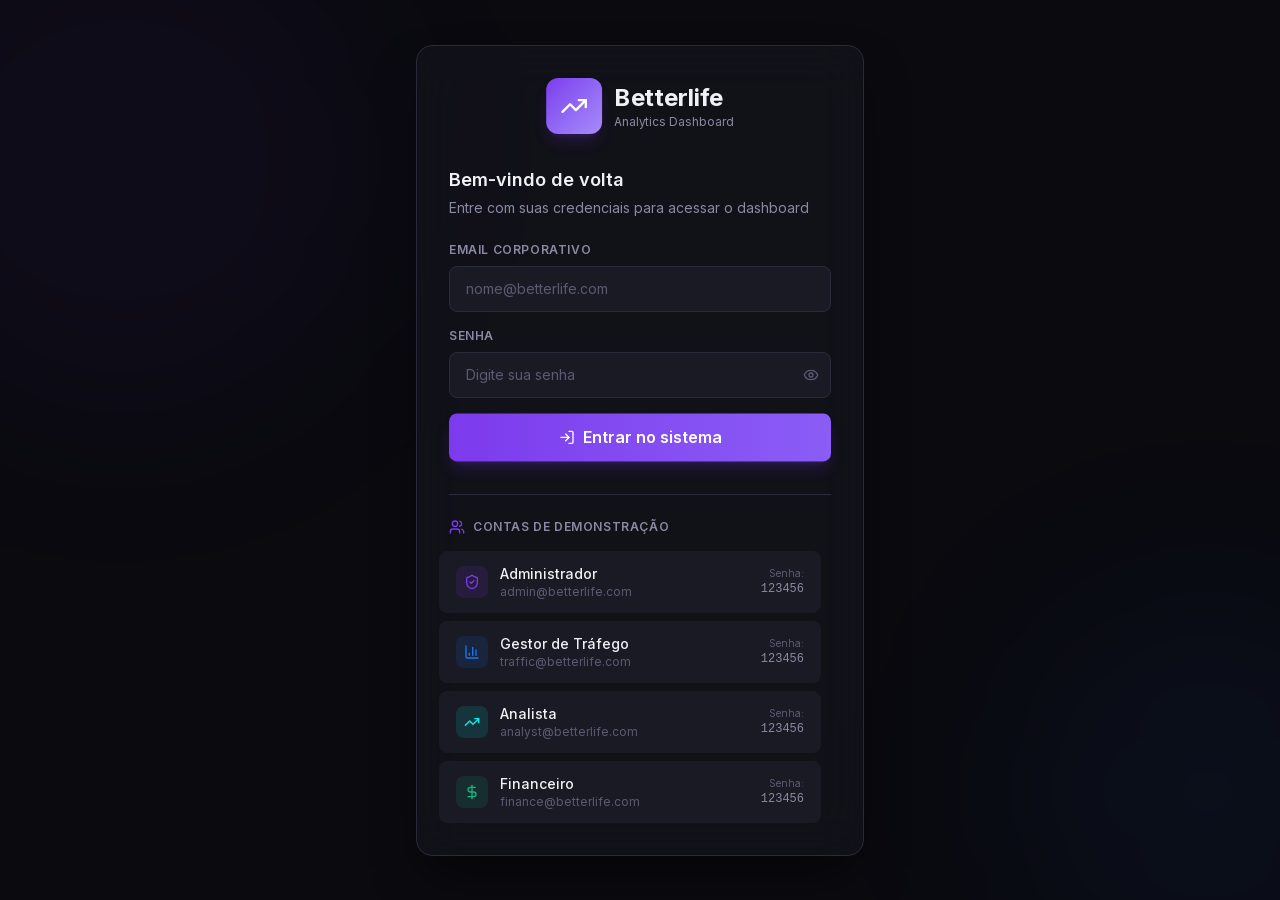
<file: index.html>
<!DOCTYPE html><html lang="pt-BR"><head><meta charSet="utf-8"/><meta name="viewport" content="width=device-width, initial-scale=1"/><link rel="preload" href="/_next/static/media/83afe278b6a6bb3c-s.p.2bn3s6zvc0dyp.woff2" as="font" crossorigin="" type="font/woff2"/><link rel="stylesheet" href="/_next/static/chunks/1i_qnp5n8p872.css" data-precedence="next"/><link rel="preload" as="script" fetchPriority="low" href="/_next/static/chunks/310vm2bl3xxpt.js"/><script src="/_next/static/chunks/0jw4jivscv1ye.js" async=""></script><script src="/_next/static/chunks/02fh7_m5mrih8.js" async=""></script><script src="/_next/static/chunks/35s320a-hvcx2.js" async=""></script><script src="/_next/static/chunks/turbopack-2wyeey412pxq7.js" async=""></script><script src="/_next/static/chunks/16tgsrmnt636o.js" async="" crossorigin=""></script><script src="/_next/static/chunks/2bn2poarlnclw.js" async="" crossorigin=""></script><script src="/_next/static/chunks/0fk0mch5gq-zz.js" async="" crossorigin=""></script><link rel="icon" href="/favicon.ico?favicon.2vob68tjqpejf.ico" sizes="256x256" type="image/x-icon"/><meta name="next-size-adjust" content=""/><script src="/_next/static/chunks/0cz1d0mv5g_q7.js" noModule=""></script></head><body class="inter_5972bc34-module__OU16Qa__className"><div hidden=""><!--$--><!--/$--></div><div class="min-h-screen flex items-center justify-center bg-[#0A0A0F]"><div class="flex items-center gap-3"><div class="w-6 h-6 border-2 border-[#7C3AED]/30 border-t-[#7C3AED] rounded-full animate-spin"></div><p class="text-[#8A8AA3] text-sm">Verificando acesso...</p></div></div><script src="/_next/static/chunks/310vm2bl3xxpt.js" id="_R_" async=""></script><script>(self.__next_f=self.__next_f||[]).push([0])</script><script>self.__next_f.push([1,"1:\"$Sreact.fragment\"\n2:I[92825,[\"/_next/static/chunks/16tgsrmnt636o.js\"],\"ClientSegmentRoot\"]\n3:I[42525,[\"/_next/static/chunks/16tgsrmnt636o.js\"],\"default\"]\n4:I[39756,[\"/_next/static/chunks/16tgsrmnt636o.js\"],\"default\"]\n5:I[37457,[\"/_next/static/chunks/16tgsrmnt636o.js\"],\"default\"]\n7:I[47257,[\"/_next/static/chunks/16tgsrmnt636o.js\"],\"ClientPageRoot\"]\n8:I[31713,[\"/_next/static/chunks/16tgsrmnt636o.js\",\"/_next/static/chunks/2bn2poarlnclw.js\",\"/_next/static/chunks/0fk0mch5gq-zz.js\"],\"default\"]\nb:I[97367,[\"/_next/static/chunks/16tgsrmnt636o.js\"],\"OutletBoundary\"]\nc:\"$Sreact.suspense\"\ne:I[97367,[\"/_next/static/chunks/16tgsrmnt636o.js\"],\"ViewportBoundary\"]\n10:I[97367,[\"/_next/static/chunks/16tgsrmnt636o.js\"],\"MetadataBoundary\"]\n12:I[68027,[\"/_next/static/chunks/16tgsrmnt636o.js\"],\"default\",1]\n:HL[\"/_next/static/chunks/1i_qnp5n8p872.css\",\"style\"]\n:HL[\"/_next/static/media/83afe278b6a6bb3c-s.p.2bn3s6zvc0dyp.woff2\",\"font\",{\"crossOrigin\":\"\",\"type\":\"font/woff2\"}]\n0:{\"P\":null,\"c\":[\"\",\"\"],\"q\":\"\",\"i\":false,\"f\":[[[\"\",{\"children\":[\"__PAGE__\",{},\"$undefined\",\"$undefined\",4608]},\"$undefined\",\"$undefined\",4624],[[\"$\",\"$1\",\"c\",{\"children\":[[[\"$\",\"link\",\"0\",{\"rel\":\"stylesheet\",\"href\":\"/_next/static/chunks/1i_qnp5n8p872.css\",\"precedence\":\"next\",\"crossOrigin\":\"$undefined\",\"nonce\":\"$undefined\"}],[\"$\",\"script\",\"script-0\",{\"src\":\"/_next/static/chunks/16tgsrmnt636o.js\",\"async\":true,\"nonce\":\"$undefined\"}]],[\"$\",\"$L2\",null,{\"Component\":\"$3\",\"slots\":{\"children\":[\"$\",\"$L4\",null,{\"parallelRouterKey\":\"children\",\"error\":\"$undefined\",\"errorStyles\":\"$undefined\",\"errorScripts\":\"$undefined\",\"template\":[\"$\",\"$L5\",null,{}],\"templateStyles\":\"$undefined\",\"templateScripts\":\"$undefined\",\"notFound\":[[[\"$\",\"title\",null,{\"children\":\"404: This page could not be found.\"}],[\"$\",\"div\",null,{\"style\":{\"fontFamily\":\"system-ui,\\\"Segoe UI\\\",Roboto,Helvetica,Arial,sans-serif,\\\"Apple Color Emoji\\\",\\\"Segoe UI Emoji\\\"\",\"height\":\"100vh\",\"textAlign\":\"center\",\"display\":\"flex\",\"flexDirection\":\"column\",\"alignItems\":\"center\",\"justifyContent\":\"center\"},\"children\":[\"$\",\"div\",null,{\"children\":[[\"$\",\"style\",null,{\"dangerouslySetInnerHTML\":{\"__html\":\"body{color:#000;background:#fff;margin:0}.next-error-h1{border-right:1px solid rgba(0,0,0,.3)}@media (prefers-color-scheme:dark){body{color:#fff;background:#000}.next-error-h1{border-right:1px solid rgba(255,255,255,.3)}}\"}}],[\"$\",\"h1\",null,{\"className\":\"next-error-h1\",\"style\":{\"display\":\"inline-block\",\"margin\":\"0 20px 0 0\",\"padding\":\"0 23px 0 0\",\"fontSize\":24,\"fontWeight\":500,\"verticalAlign\":\"top\",\"lineHeight\":\"49px\"},\"children\":404}],[\"$\",\"div\",null,{\"style\":{\"display\":\"inline-block\"},\"children\":[\"$\",\"h2\",null,{\"style\":{\"fontSize\":14,\"fontWeight\":400,\"lineHeight\":\"49px\",\"margin\":0},\"children\":\"This page could not be found.\"}]}]]}]}]],[]],\"forbidden\":\"$undefined\",\"unauthorized\":\"$undefined\"}]},\"serverProvidedParams\":{\"params\":{},\"promises\":[\"$@6\"]}}]]}],{\"children\":[[\"$\",\"$1\",\"c\",{\"children\":[[\"$\",\"$L7\",null,{\"Component\":\"$8\",\"serverProvidedParams\":{\"searchParams\":{},\"params\":\"$0:f:0:1:0:props:children:1:props:serverProvidedParams:params\",\"promises\":[\"$@9\",\"$@a\"]}}],[[\"$\",\"script\",\"script-0\",{\"src\":\"/_next/static/chunks/2bn2poarlnclw.js\",\"async\":true,\"nonce\":\"$undefined\"}],[\"$\",\"script\",\"script-1\",{\"src\":\"/_next/static/chunks/0fk0mch5gq-zz.js\",\"async\":true,\"nonce\":\"$undefined\"}]],[\"$\",\"$Lb\",null,{\"children\":[\"$\",\"$c\",null,{\"name\":\"Next.MetadataOutlet\",\"children\":\"$@d\"}]}]]}],{},null,false,null]},null,false,null],[\"$\",\"$1\",\"h\",{\"children\":[null,[\"$\",\"$Le\",null,{\"children\":\"$Lf\"}],[\"$\",\"div\",null,{\"hidden\":true,\"children\":[\"$\",\"$L10\",null,{\"children\":[\"$\",\"$c\",null,{\"name\":\"Next.Metadata\",\"children\":\"$L11\"}]}]}],[\"$\",\"meta\",null,{\"name\":\"next-size-adjust\",\"content\":\"\"}]]}],false]],\"m\":\"$undefined\",\"G\":[\"$12\",[[\"$\",\"link\",\"0\",{\"rel\":\"stylesheet\",\"href\":\"/_next/static/chunks/1i_qnp5n8p872.css\",\"precedence\":\"next\",\"crossOrigin\":\"$undefined\",\"nonce\":\"$undefined\"}]]],\"S\":true,\"h\":null,\"r\":\"$undefined\",\"s\":\"$undefined\",\"a\":\"$undefined\",\"l\":\"$undefined\",\"p\":\"$undefined\",\"d\":\"$undefined\",\"b\":\"lIxeaSS3EIUE2cP_i3SOE\"}\n6:\"$0:f:0:1:0:props:children:1:props:serverProvidedParams:params\"\n9:{}\na:\"$0:f:0:1:0:props:children:1:props:serverProvidedParams:params\"\nf:[[\"$\",\"meta\",\"0\",{\"charSet\":\"utf-8\"}],[\"$\",\"meta\",\"1\",{\"name\":\"viewport\",\"content\":\"width=device-width, initial-scale=1\"}]]\n13:I[27201,[\"/_next/static/chunks/16tgsrmnt636o.js\"],\"IconMark\"]\nd:null\n11:[[\"$\",\"link\",\"0\",{\"rel\":\"icon\",\"href\":\"/favicon.ico?favicon.2vob68tjqpejf.ico\",\"sizes\":\"256x256\",\"type\":\"image/x-icon\"}],[\"$\",\"$L13\",\"1\",{}]]\n"])</script></body></html>
</file>
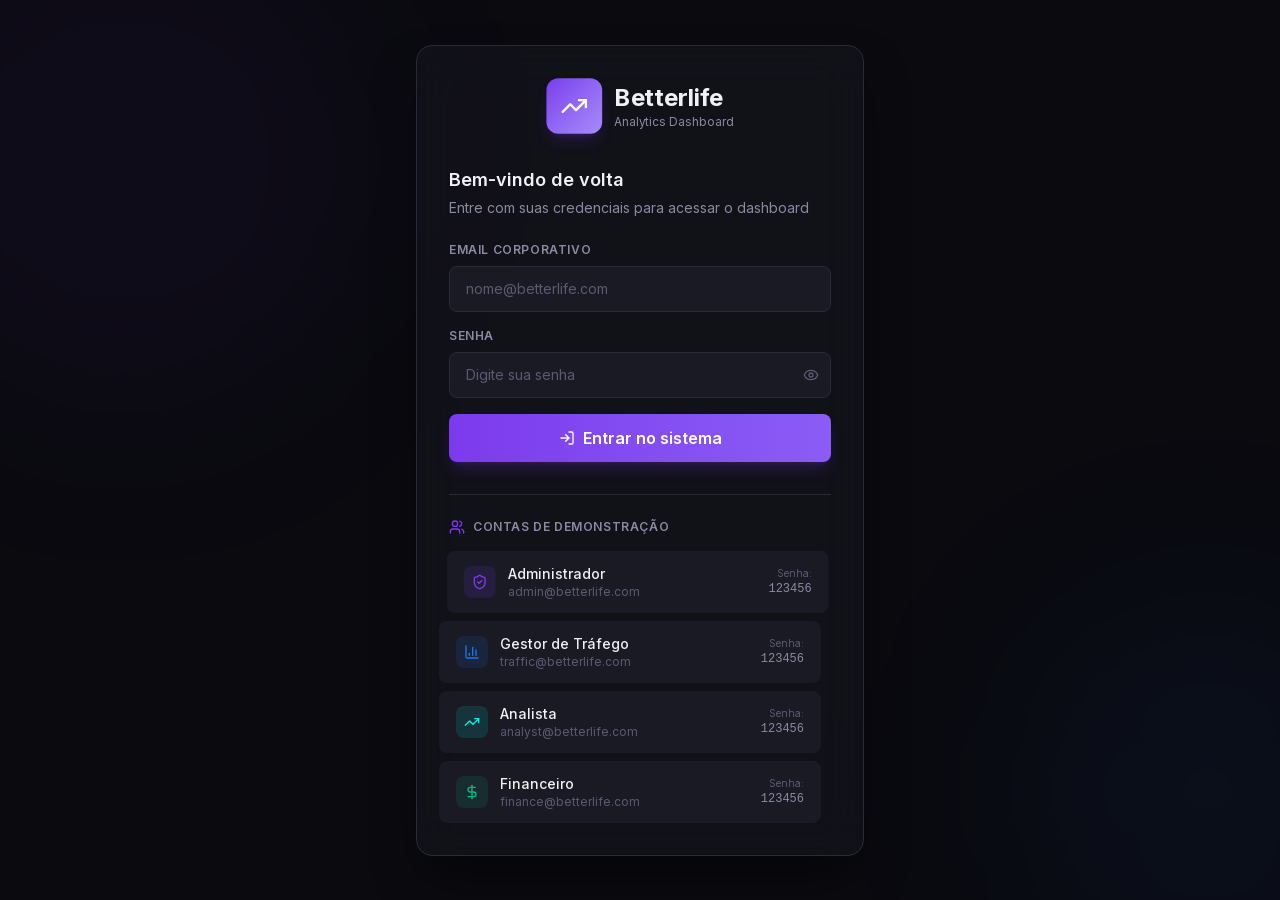
<file: campaigns.html>
<!DOCTYPE html><html lang="pt-BR"><head><meta charSet="utf-8"/><meta name="viewport" content="width=device-width, initial-scale=1"/><link rel="preload" href="/_next/static/media/83afe278b6a6bb3c-s.p.2bn3s6zvc0dyp.woff2" as="font" crossorigin="" type="font/woff2"/><link rel="stylesheet" href="/_next/static/chunks/1i_qnp5n8p872.css" data-precedence="next"/><link rel="preload" as="script" fetchPriority="low" href="/_next/static/chunks/310vm2bl3xxpt.js"/><script src="/_next/static/chunks/0jw4jivscv1ye.js" async=""></script><script src="/_next/static/chunks/02fh7_m5mrih8.js" async=""></script><script src="/_next/static/chunks/35s320a-hvcx2.js" async=""></script><script src="/_next/static/chunks/turbopack-2wyeey412pxq7.js" async=""></script><script src="/_next/static/chunks/16tgsrmnt636o.js" async="" crossorigin=""></script><script src="/_next/static/chunks/3o61o7c7h9dw3.js" async="" crossorigin=""></script><script src="/_next/static/chunks/2bn2poarlnclw.js" async="" crossorigin=""></script><link rel="icon" href="/favicon.ico?favicon.2vob68tjqpejf.ico" sizes="256x256" type="image/x-icon"/><meta name="next-size-adjust" content=""/><script src="/_next/static/chunks/0cz1d0mv5g_q7.js" noModule=""></script></head><body class="inter_5972bc34-module__OU16Qa__className"><div hidden=""><!--$--><!--/$--></div><div class="min-h-screen flex items-center justify-center bg-[#0A0A0F]"><div class="flex items-center gap-3"><div class="w-6 h-6 border-2 border-[#7C3AED]/30 border-t-[#7C3AED] rounded-full animate-spin"></div><p class="text-[#8A8AA3] text-sm">Verificando acesso...</p></div></div><script src="/_next/static/chunks/310vm2bl3xxpt.js" id="_R_" async=""></script><script>(self.__next_f=self.__next_f||[]).push([0])</script><script>self.__next_f.push([1,"1:\"$Sreact.fragment\"\n2:I[92825,[\"/_next/static/chunks/16tgsrmnt636o.js\"],\"ClientSegmentRoot\"]\n3:I[42525,[\"/_next/static/chunks/16tgsrmnt636o.js\"],\"default\"]\n4:I[39756,[\"/_next/static/chunks/16tgsrmnt636o.js\"],\"default\"]\n5:I[37457,[\"/_next/static/chunks/16tgsrmnt636o.js\"],\"default\"]\n7:I[47257,[\"/_next/static/chunks/16tgsrmnt636o.js\"],\"ClientPageRoot\"]\n8:I[95932,[\"/_next/static/chunks/16tgsrmnt636o.js\",\"/_next/static/chunks/3o61o7c7h9dw3.js\",\"/_next/static/chunks/2bn2poarlnclw.js\"],\"default\"]\nb:I[97367,[\"/_next/static/chunks/16tgsrmnt636o.js\"],\"OutletBoundary\"]\nc:\"$Sreact.suspense\"\nf:I[97367,[\"/_next/static/chunks/16tgsrmnt636o.js\"],\"ViewportBoundary\"]\n11:I[97367,[\"/_next/static/chunks/16tgsrmnt636o.js\"],\"MetadataBoundary\"]\n13:I[68027,[\"/_next/static/chunks/16tgsrmnt636o.js\"],\"default\",1]\n:HL[\"/_next/static/chunks/1i_qnp5n8p872.css\",\"style\"]\n:HL[\"/_next/static/media/83afe278b6a6bb3c-s.p.2bn3s6zvc0dyp.woff2\",\"font\",{\"crossOrigin\":\"\",\"type\":\"font/woff2\"}]\ne:X\n0:{\"P\":null,\"c\":[\"\",\"campaigns\"],\"q\":\"\",\"i\":false,\"f\":[[[\"\",{\"children\":[\"campaigns\",{\"children\":[\"__PAGE__\",{},\"$undefined\",\"$undefined\",4608]},\"$undefined\",\"$undefined\",4608]},\"$undefined\",\"$undefined\",4624],[[\"$\",\"$1\",\"c\",{\"children\":[[[\"$\",\"link\",\"0\",{\"rel\":\"stylesheet\",\"href\":\"/_next/static/chunks/1i_qnp5n8p872.css\",\"precedence\":\"next\",\"crossOrigin\":\"$undefined\",\"nonce\":\"$undefined\"}],[\"$\",\"script\",\"script-0\",{\"src\":\"/_next/static/chunks/16tgsrmnt636o.js\",\"async\":true,\"nonce\":\"$undefined\"}]],[\"$\",\"$L2\",null,{\"Component\":\"$3\",\"slots\":{\"children\":[\"$\",\"$L4\",null,{\"parallelRouterKey\":\"children\",\"error\":\"$undefined\",\"errorStyles\":\"$undefined\",\"errorScripts\":\"$undefined\",\"template\":[\"$\",\"$L5\",null,{}],\"templateStyles\":\"$undefined\",\"templateScripts\":\"$undefined\",\"notFound\":[[[\"$\",\"title\",null,{\"children\":\"404: This page could not be found.\"}],[\"$\",\"div\",null,{\"style\":{\"fontFamily\":\"system-ui,\\\"Segoe UI\\\",Roboto,Helvetica,Arial,sans-serif,\\\"Apple Color Emoji\\\",\\\"Segoe UI Emoji\\\"\",\"height\":\"100vh\",\"textAlign\":\"center\",\"display\":\"flex\",\"flexDirection\":\"column\",\"alignItems\":\"center\",\"justifyContent\":\"center\"},\"children\":[\"$\",\"div\",null,{\"children\":[[\"$\",\"style\",null,{\"dangerouslySetInnerHTML\":{\"__html\":\"body{color:#000;background:#fff;margin:0}.next-error-h1{border-right:1px solid rgba(0,0,0,.3)}@media (prefers-color-scheme:dark){body{color:#fff;background:#000}.next-error-h1{border-right:1px solid rgba(255,255,255,.3)}}\"}}],[\"$\",\"h1\",null,{\"className\":\"next-error-h1\",\"style\":{\"display\":\"inline-block\",\"margin\":\"0 20px 0 0\",\"padding\":\"0 23px 0 0\",\"fontSize\":24,\"fontWeight\":500,\"verticalAlign\":\"top\",\"lineHeight\":\"49px\"},\"children\":404}],[\"$\",\"div\",null,{\"style\":{\"display\":\"inline-block\"},\"children\":[\"$\",\"h2\",null,{\"style\":{\"fontSize\":14,\"fontWeight\":400,\"lineHeight\":\"49px\",\"margin\":0},\"children\":\"This page could not be found.\"}]}]]}]}]],[]],\"forbidden\":\"$undefined\",\"unauthorized\":\"$undefined\"}]},\"serverProvidedParams\":{\"params\":{},\"promises\":[\"$@6\"]}}]]}],{\"children\":[[\"$\",\"$1\",\"c\",{\"children\":[null,[\"$\",\"$L4\",null,{\"parallelRouterKey\":\"children\",\"error\":\"$undefined\",\"errorStyles\":\"$undefined\",\"errorScripts\":\"$undefined\",\"template\":[\"$\",\"$L5\",null,{}],\"templateStyles\":\"$undefined\",\"templateScripts\":\"$undefined\",\"notFound\":\"$undefined\",\"forbidden\":\"$undefined\",\"unauthorized\":\"$undefined\"}]]}],{\"children\":[[\"$\",\"$1\",\"c\",{\"children\":[[\"$\",\"$L7\",null,{\"Component\":\"$8\",\"serverProvidedParams\":{\"searchParams\":{},\"params\":\"$0:f:0:1:0:props:children:1:props:serverProvidedParams:params\",\"promises\":[\"$@9\",\"$@a\"]}}],[[\"$\",\"script\",\"script-0\",{\"src\":\"/_next/static/chunks/3o61o7c7h9dw3.js\",\"async\":true,\"nonce\":\"$undefined\"}],[\"$\",\"script\",\"script-1\",{\"src\":\"/_next/static/chunks/2bn2poarlnclw.js\",\"async\":true,\"nonce\":\"$undefined\"}]],[\"$\",\"$Lb\",null,{\"children\":[\"$\",\"$c\",null,{\"name\":\"Next.MetadataOutlet\",\"children\":\"$@d\"}]}]]}],{},null,false,null]},null,false,\"$e\"]},null,false,null],[\"$\",\"$1\",\"h\",{\"children\":[null,[\"$\",\"$Lf\",null,{\"children\":\"$L10\"}],[\"$\",\"div\",null,{\"hidden\":true,\"children\":[\"$\",\"$L11\",null,{\"children\":[\"$\",\"$c\",null,{\"name\":\"Next.Metadata\",\"children\":\"$L12\"}]}]}],[\"$\",\"meta\",null,{\"name\":\"next-size-adjust\",\"content\":\"\"}]]}],false]],\"m\":\"$undefined\",\"G\":[\"$13\",[[\"$\",\"link\",\"0\",{\"rel\":\"stylesheet\",\"href\":\"/_next/static/chunks/1i_qnp5n8p872.css\",\"precedence\":\"next\",\"crossOrigin\":\"$undefined\",\"nonce\":\"$undefined\"}]]],\"S\":true,\"h\":null,\"r\":\"$undefined\",\"s\":\"$undefined\",\"a\":\"$undefined\",\"l\":\"$undefined\",\"p\":\"$undefined\",\"d\":\"$undefined\",\"b\":\"lIxeaSS3EIUE2cP_i3SOE\"}\ne:C\n6:\"$0:f:0:1:0:props:children:1:props:serverProvidedParams:params\"\n9:{}\na:\"$0:f:0:1:0:props:children:1:props:serverProvidedParams:params\"\n10:[[\"$\",\"meta\",\"0\",{\"charSet\":\"utf-8\"}],[\"$\",\"meta\",\"1\",{\"name\":\"viewport\",\"content\":\"width=device-width, initial-scale=1\"}]]\n14:I[27201,[\"/_next/static/chunks/16tgsrmnt636o.js\"],\"IconMark\"]\nd:null\n12:[[\"$\",\"link\",\"0\",{\"rel\":\"icon\",\"href\":\"/favicon.ico?favicon.2vob68tjqpejf.ico\",\"sizes\":\"256x256\",\"type\":\"image/x-icon\"}],[\"$\",\"$L14\",\"1\",{}]]\n"])</script></body></html>
</file>
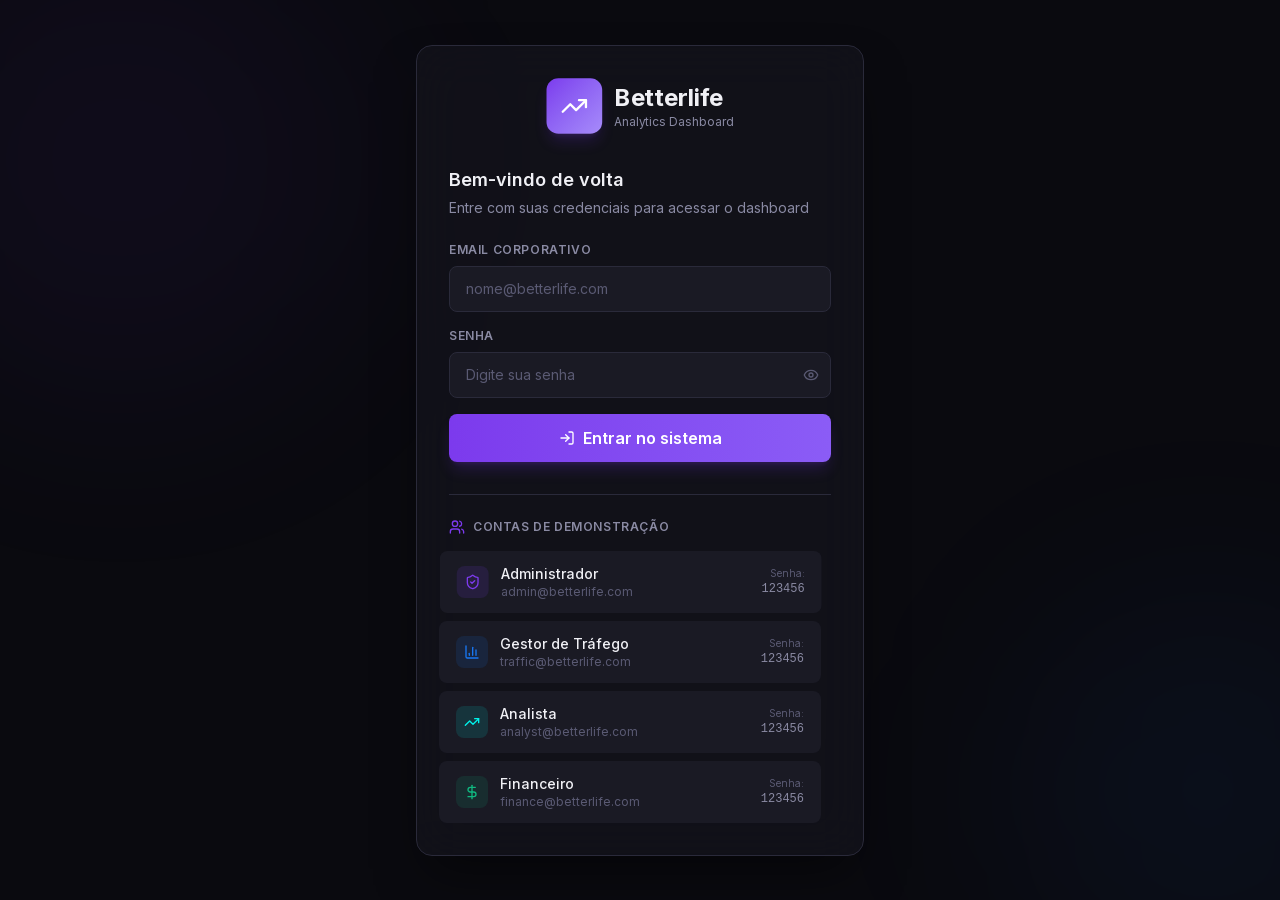
<file: financial.html>
<!DOCTYPE html><html lang="pt-BR"><head><meta charSet="utf-8"/><meta name="viewport" content="width=device-width, initial-scale=1"/><link rel="preload" href="/_next/static/media/83afe278b6a6bb3c-s.p.2bn3s6zvc0dyp.woff2" as="font" crossorigin="" type="font/woff2"/><link rel="stylesheet" href="/_next/static/chunks/1i_qnp5n8p872.css" data-precedence="next"/><link rel="preload" as="script" fetchPriority="low" href="/_next/static/chunks/310vm2bl3xxpt.js"/><script src="/_next/static/chunks/0jw4jivscv1ye.js" async=""></script><script src="/_next/static/chunks/02fh7_m5mrih8.js" async=""></script><script src="/_next/static/chunks/35s320a-hvcx2.js" async=""></script><script src="/_next/static/chunks/turbopack-2wyeey412pxq7.js" async=""></script><script src="/_next/static/chunks/16tgsrmnt636o.js" async="" crossorigin=""></script><script src="/_next/static/chunks/1_73x03g5x1s0.js" async="" crossorigin=""></script><script src="/_next/static/chunks/2bn2poarlnclw.js" async="" crossorigin=""></script><link rel="icon" href="/favicon.ico?favicon.2vob68tjqpejf.ico" sizes="256x256" type="image/x-icon"/><meta name="next-size-adjust" content=""/><script src="/_next/static/chunks/0cz1d0mv5g_q7.js" noModule=""></script></head><body class="inter_5972bc34-module__OU16Qa__className"><div hidden=""><!--$--><!--/$--></div><div class="min-h-screen flex items-center justify-center bg-[#0A0A0F]"><div class="flex items-center gap-3"><div class="w-6 h-6 border-2 border-[#7C3AED]/30 border-t-[#7C3AED] rounded-full animate-spin"></div><p class="text-[#8A8AA3] text-sm">Verificando acesso...</p></div></div><script src="/_next/static/chunks/310vm2bl3xxpt.js" id="_R_" async=""></script><script>(self.__next_f=self.__next_f||[]).push([0])</script><script>self.__next_f.push([1,"1:\"$Sreact.fragment\"\n2:I[92825,[\"/_next/static/chunks/16tgsrmnt636o.js\"],\"ClientSegmentRoot\"]\n3:I[42525,[\"/_next/static/chunks/16tgsrmnt636o.js\"],\"default\"]\n4:I[39756,[\"/_next/static/chunks/16tgsrmnt636o.js\"],\"default\"]\n5:I[37457,[\"/_next/static/chunks/16tgsrmnt636o.js\"],\"default\"]\n7:I[47257,[\"/_next/static/chunks/16tgsrmnt636o.js\"],\"ClientPageRoot\"]\n8:I[8208,[\"/_next/static/chunks/16tgsrmnt636o.js\",\"/_next/static/chunks/1_73x03g5x1s0.js\",\"/_next/static/chunks/2bn2poarlnclw.js\"],\"default\"]\nb:I[97367,[\"/_next/static/chunks/16tgsrmnt636o.js\"],\"OutletBoundary\"]\nc:\"$Sreact.suspense\"\nf:I[97367,[\"/_next/static/chunks/16tgsrmnt636o.js\"],\"ViewportBoundary\"]\n11:I[97367,[\"/_next/static/chunks/16tgsrmnt636o.js\"],\"MetadataBoundary\"]\n13:I[68027,[\"/_next/static/chunks/16tgsrmnt636o.js\"],\"default\",1]\n:HL[\"/_next/static/chunks/1i_qnp5n8p872.css\",\"style\"]\n:HL[\"/_next/static/media/83afe278b6a6bb3c-s.p.2bn3s6zvc0dyp.woff2\",\"font\",{\"crossOrigin\":\"\",\"type\":\"font/woff2\"}]\ne:X\n0:{\"P\":null,\"c\":[\"\",\"financial\"],\"q\":\"\",\"i\":false,\"f\":[[[\"\",{\"children\":[\"financial\",{\"children\":[\"__PAGE__\",{},\"$undefined\",\"$undefined\",4608]},\"$undefined\",\"$undefined\",4608]},\"$undefined\",\"$undefined\",4624],[[\"$\",\"$1\",\"c\",{\"children\":[[[\"$\",\"link\",\"0\",{\"rel\":\"stylesheet\",\"href\":\"/_next/static/chunks/1i_qnp5n8p872.css\",\"precedence\":\"next\",\"crossOrigin\":\"$undefined\",\"nonce\":\"$undefined\"}],[\"$\",\"script\",\"script-0\",{\"src\":\"/_next/static/chunks/16tgsrmnt636o.js\",\"async\":true,\"nonce\":\"$undefined\"}]],[\"$\",\"$L2\",null,{\"Component\":\"$3\",\"slots\":{\"children\":[\"$\",\"$L4\",null,{\"parallelRouterKey\":\"children\",\"error\":\"$undefined\",\"errorStyles\":\"$undefined\",\"errorScripts\":\"$undefined\",\"template\":[\"$\",\"$L5\",null,{}],\"templateStyles\":\"$undefined\",\"templateScripts\":\"$undefined\",\"notFound\":[[[\"$\",\"title\",null,{\"children\":\"404: This page could not be found.\"}],[\"$\",\"div\",null,{\"style\":{\"fontFamily\":\"system-ui,\\\"Segoe UI\\\",Roboto,Helvetica,Arial,sans-serif,\\\"Apple Color Emoji\\\",\\\"Segoe UI Emoji\\\"\",\"height\":\"100vh\",\"textAlign\":\"center\",\"display\":\"flex\",\"flexDirection\":\"column\",\"alignItems\":\"center\",\"justifyContent\":\"center\"},\"children\":[\"$\",\"div\",null,{\"children\":[[\"$\",\"style\",null,{\"dangerouslySetInnerHTML\":{\"__html\":\"body{color:#000;background:#fff;margin:0}.next-error-h1{border-right:1px solid rgba(0,0,0,.3)}@media (prefers-color-scheme:dark){body{color:#fff;background:#000}.next-error-h1{border-right:1px solid rgba(255,255,255,.3)}}\"}}],[\"$\",\"h1\",null,{\"className\":\"next-error-h1\",\"style\":{\"display\":\"inline-block\",\"margin\":\"0 20px 0 0\",\"padding\":\"0 23px 0 0\",\"fontSize\":24,\"fontWeight\":500,\"verticalAlign\":\"top\",\"lineHeight\":\"49px\"},\"children\":404}],[\"$\",\"div\",null,{\"style\":{\"display\":\"inline-block\"},\"children\":[\"$\",\"h2\",null,{\"style\":{\"fontSize\":14,\"fontWeight\":400,\"lineHeight\":\"49px\",\"margin\":0},\"children\":\"This page could not be found.\"}]}]]}]}]],[]],\"forbidden\":\"$undefined\",\"unauthorized\":\"$undefined\"}]},\"serverProvidedParams\":{\"params\":{},\"promises\":[\"$@6\"]}}]]}],{\"children\":[[\"$\",\"$1\",\"c\",{\"children\":[null,[\"$\",\"$L4\",null,{\"parallelRouterKey\":\"children\",\"error\":\"$undefined\",\"errorStyles\":\"$undefined\",\"errorScripts\":\"$undefined\",\"template\":[\"$\",\"$L5\",null,{}],\"templateStyles\":\"$undefined\",\"templateScripts\":\"$undefined\",\"notFound\":\"$undefined\",\"forbidden\":\"$undefined\",\"unauthorized\":\"$undefined\"}]]}],{\"children\":[[\"$\",\"$1\",\"c\",{\"children\":[[\"$\",\"$L7\",null,{\"Component\":\"$8\",\"serverProvidedParams\":{\"searchParams\":{},\"params\":\"$0:f:0:1:0:props:children:1:props:serverProvidedParams:params\",\"promises\":[\"$@9\",\"$@a\"]}}],[[\"$\",\"script\",\"script-0\",{\"src\":\"/_next/static/chunks/1_73x03g5x1s0.js\",\"async\":true,\"nonce\":\"$undefined\"}],[\"$\",\"script\",\"script-1\",{\"src\":\"/_next/static/chunks/2bn2poarlnclw.js\",\"async\":true,\"nonce\":\"$undefined\"}]],[\"$\",\"$Lb\",null,{\"children\":[\"$\",\"$c\",null,{\"name\":\"Next.MetadataOutlet\",\"children\":\"$@d\"}]}]]}],{},null,false,null]},null,false,\"$e\"]},null,false,null],[\"$\",\"$1\",\"h\",{\"children\":[null,[\"$\",\"$Lf\",null,{\"children\":\"$L10\"}],[\"$\",\"div\",null,{\"hidden\":true,\"children\":[\"$\",\"$L11\",null,{\"children\":[\"$\",\"$c\",null,{\"name\":\"Next.Metadata\",\"children\":\"$L12\"}]}]}],[\"$\",\"meta\",null,{\"name\":\"next-size-adjust\",\"content\":\"\"}]]}],false]],\"m\":\"$undefined\",\"G\":[\"$13\",[[\"$\",\"link\",\"0\",{\"rel\":\"stylesheet\",\"href\":\"/_next/static/chunks/1i_qnp5n8p872.css\",\"precedence\":\"next\",\"crossOrigin\":\"$undefined\",\"nonce\":\"$undefined\"}]]],\"S\":true,\"h\":null,\"r\":\"$undefined\",\"s\":\"$undefined\",\"a\":\"$undefined\",\"l\":\"$undefined\",\"p\":\"$undefined\",\"d\":\"$undefined\",\"b\":\"lIxeaSS3EIUE2cP_i3SOE\"}\ne:C\n6:\"$0:f:0:1:0:props:children:1:props:serverProvidedParams:params\"\n9:{}\na:\"$0:f:0:1:0:props:children:1:props:serverProvidedParams:params\"\n10:[[\"$\",\"meta\",\"0\",{\"charSet\":\"utf-8\"}],[\"$\",\"meta\",\"1\",{\"name\":\"viewport\",\"content\":\"width=device-width, initial-scale=1\"}]]\n14:I[27201,[\"/_next/static/chunks/16tgsrmnt636o.js\"],\"IconMark\"]\nd:null\n12:[[\"$\",\"link\",\"0\",{\"rel\":\"icon\",\"href\":\"/favicon.ico?favicon.2vob68tjqpejf.ico\",\"sizes\":\"256x256\",\"type\":\"image/x-icon\"}],[\"$\",\"$L14\",\"1\",{}]]\n"])</script></body></html>
</file>
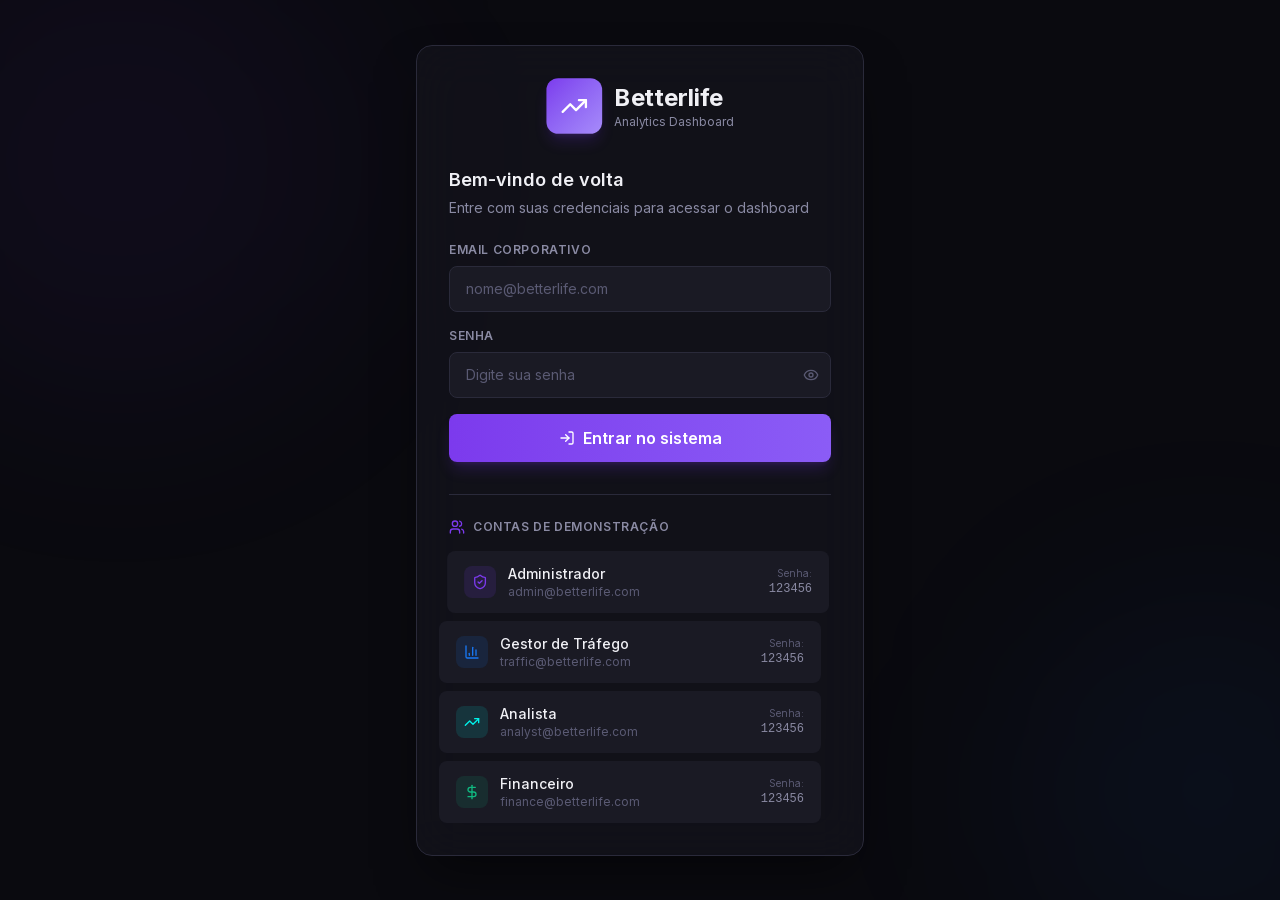
<file: login.html>
<!DOCTYPE html><html lang="pt-BR"><head><meta charSet="utf-8"/><meta name="viewport" content="width=device-width, initial-scale=1"/><link rel="preload" href="/_next/static/media/83afe278b6a6bb3c-s.p.2bn3s6zvc0dyp.woff2" as="font" crossorigin="" type="font/woff2"/><link rel="stylesheet" href="/_next/static/chunks/1i_qnp5n8p872.css" data-precedence="next"/><link rel="preload" as="script" fetchPriority="low" href="/_next/static/chunks/310vm2bl3xxpt.js"/><script src="/_next/static/chunks/0jw4jivscv1ye.js" async=""></script><script src="/_next/static/chunks/02fh7_m5mrih8.js" async=""></script><script src="/_next/static/chunks/35s320a-hvcx2.js" async=""></script><script src="/_next/static/chunks/turbopack-2wyeey412pxq7.js" async=""></script><script src="/_next/static/chunks/16tgsrmnt636o.js" async="" crossorigin=""></script><script src="/_next/static/chunks/0ms47q2n_qpc9.js" async="" crossorigin=""></script><script src="/_next/static/chunks/2bn2poarlnclw.js" async="" crossorigin=""></script><link rel="icon" href="/favicon.ico?favicon.2vob68tjqpejf.ico" sizes="256x256" type="image/x-icon"/><meta name="next-size-adjust" content=""/><script src="/_next/static/chunks/0cz1d0mv5g_q7.js" noModule=""></script></head><body class="inter_5972bc34-module__OU16Qa__className"><div hidden=""><!--$--><!--/$--></div><div class="min-h-screen flex items-center justify-center bg-[#0A0A0F] p-4 relative overflow-hidden"><div class="absolute top-0 left-0 w-full h-full overflow-hidden pointer-events-none"><div class="absolute top-[-10%] left-[-10%] w-[500px] h-[500px] rounded-full bg-[#7C3AED]/5 blur-[100px]"></div><div class="absolute bottom-[-10%] right-[-10%] w-[400px] h-[400px] rounded-full bg-[#1877F2]/5 blur-[100px]"></div></div><div class="w-full max-w-md relative z-10" style="opacity:0;transform:translateY(40px)"><div class="bg-[#12121A]/90 backdrop-blur-xl border border-[#2A2A3A] rounded-2xl p-8 shadow-2xl shadow-black/50"><div class="flex items-center justify-center mb-8" style="transform:scale(0.8)"><div class="w-14 h-14 rounded-xl bg-gradient-to-br from-[#7C3AED] to-[#A78BFA] flex items-center justify-center mr-3 shadow-lg shadow-[#7C3AED]/20"><svg xmlns="http://www.w3.org/2000/svg" width="24" height="24" viewBox="0 0 24 24" fill="none" stroke="currentColor" stroke-width="2" stroke-linecap="round" stroke-linejoin="round" class="lucide lucide-trending-up w-7 h-7 text-white" aria-hidden="true"><path d="M16 7h6v6"></path><path d="m22 7-8.5 8.5-5-5L2 17"></path></svg></div><div><h1 class="text-2xl font-bold text-[#F0F0F5]">Betterlife</h1><p class="text-xs text-[#8A8AA3]">Analytics Dashboard</p></div></div><div style="opacity:0"><h2 class="text-lg font-semibold text-[#F0F0F5] mb-1">Bem-vindo de volta</h2><p class="text-sm text-[#8A8AA3] mb-6">Entre com suas credenciais para acessar o dashboard</p></div><form class="space-y-4"><div style="opacity:0;transform:translateX(-20px)"><label class="block text-xs font-semibold uppercase tracking-wider text-[#8A8AA3] mb-2">Email corporativo</label><input type="email" class="w-full bg-[#1A1A24] border border-[#2A2A3A] rounded-lg px-4 py-3 text-sm text-[#F0F0F5] placeholder-[#5A5A73] focus:outline-none focus:border-[#7C3AED] focus:ring-1 focus:ring-[#7C3AED]/30 transition-all" placeholder="nome@betterlife.com" required="" value=""/></div><div style="opacity:0;transform:translateX(-20px)"><label class="block text-xs font-semibold uppercase tracking-wider text-[#8A8AA3] mb-2">Senha</label><div class="relative"><input type="password" class="w-full bg-[#1A1A24] border border-[#2A2A3A] rounded-lg px-4 py-3 text-sm text-[#F0F0F5] placeholder-[#5A5A73] focus:outline-none focus:border-[#7C3AED] focus:ring-1 focus:ring-[#7C3AED]/30 transition-all pr-10" placeholder="Digite sua senha" required="" value=""/><button type="button" class="absolute right-3 top-1/2 -translate-y-1/2 text-[#5A5A73] hover:text-[#8A8AA3] transition-colors"><svg xmlns="http://www.w3.org/2000/svg" width="24" height="24" viewBox="0 0 24 24" fill="none" stroke="currentColor" stroke-width="2" stroke-linecap="round" stroke-linejoin="round" class="lucide lucide-eye w-4 h-4" aria-hidden="true"><path d="M2.062 12.348a1 1 0 0 1 0-.696 10.75 10.75 0 0 1 19.876 0 1 1 0 0 1 0 .696 10.75 10.75 0 0 1-19.876 0"></path><circle cx="12" cy="12" r="3"></circle></svg></button></div></div><button type="submit" class="w-full bg-gradient-to-r from-[#7C3AED] to-[#8B5CF6] hover:from-[#8B5CF6] hover:to-[#A78BFA] text-white font-semibold py-3 rounded-lg transition-all flex items-center justify-center gap-2 shadow-lg shadow-[#7C3AED]/20 disabled:opacity-60" tabindex="0" style="opacity:0;transform:translateY(10px)"><svg xmlns="http://www.w3.org/2000/svg" width="24" height="24" viewBox="0 0 24 24" fill="none" stroke="currentColor" stroke-width="2" stroke-linecap="round" stroke-linejoin="round" class="lucide lucide-log-in w-4 h-4" aria-hidden="true"><path d="m10 17 5-5-5-5"></path><path d="M15 12H3"></path><path d="M15 3h4a2 2 0 0 1 2 2v14a2 2 0 0 1-2 2h-4"></path></svg>Entrar no sistema</button></form><div class="mt-8 pt-6 border-t border-[#2A2A3A]" style="opacity:0"><div class="flex items-center gap-2 mb-4"><svg xmlns="http://www.w3.org/2000/svg" width="24" height="24" viewBox="0 0 24 24" fill="none" stroke="currentColor" stroke-width="2" stroke-linecap="round" stroke-linejoin="round" class="lucide lucide-users w-4 h-4 text-[#7C3AED]" aria-hidden="true"><path d="M16 21v-2a4 4 0 0 0-4-4H6a4 4 0 0 0-4 4v2"></path><path d="M16 3.128a4 4 0 0 1 0 7.744"></path><path d="M22 21v-2a4 4 0 0 0-3-3.87"></path><circle cx="9" cy="7" r="4"></circle></svg><p class="text-xs font-semibold uppercase tracking-wider text-[#8A8AA3]">Contas de demonstração</p></div><div class="space-y-2"><button class="w-full text-left px-4 py-3 rounded-lg bg-[#1A1A24] hover:bg-[#2A2A3A] transition-all border border-transparent hover:border-[#2A2A3A] group" style="opacity:0;transform:translateX(-10px)"><div class="flex items-center gap-3"><div class="w-8 h-8 rounded-lg flex items-center justify-center" style="background-color:#7C3AED20"><svg xmlns="http://www.w3.org/2000/svg" width="24" height="24" viewBox="0 0 24 24" fill="none" stroke="currentColor" stroke-width="2" stroke-linecap="round" stroke-linejoin="round" class="lucide lucide-shield-check w-4 h-4" aria-hidden="true" style="color:#7C3AED"><path d="M20 13c0 5-3.5 7.5-7.66 8.95a1 1 0 0 1-.67-.01C7.5 20.5 4 18 4 13V6a1 1 0 0 1 1-1c2 0 4.5-1.2 6.24-2.72a1.17 1.17 0 0 1 1.52 0C14.51 3.81 17 5 19 5a1 1 0 0 1 1 1z"></path><path d="m9 12 2 2 4-4"></path></svg></div><div class="flex-1"><p class="text-sm font-medium text-[#F0F0F5] group-hover:text-white transition-colors">Administrador</p><p class="text-xs text-[#5A5A73]">admin@betterlife.com</p></div><div class="text-right"><p class="text-[10px] text-[#5A5A73]">Senha:</p><p class="text-xs text-[#8A8AA3] font-mono">123456</p></div></div></button><button class="w-full text-left px-4 py-3 rounded-lg bg-[#1A1A24] hover:bg-[#2A2A3A] transition-all border border-transparent hover:border-[#2A2A3A] group" style="opacity:0;transform:translateX(-10px)"><div class="flex items-center gap-3"><div class="w-8 h-8 rounded-lg flex items-center justify-center" style="background-color:#1877F220"><svg xmlns="http://www.w3.org/2000/svg" width="24" height="24" viewBox="0 0 24 24" fill="none" stroke="currentColor" stroke-width="2" stroke-linecap="round" stroke-linejoin="round" class="lucide lucide-chart-column w-4 h-4" aria-hidden="true" style="color:#1877F2"><path d="M3 3v16a2 2 0 0 0 2 2h16"></path><path d="M18 17V9"></path><path d="M13 17V5"></path><path d="M8 17v-3"></path></svg></div><div class="flex-1"><p class="text-sm font-medium text-[#F0F0F5] group-hover:text-white transition-colors">Gestor de Tráfego</p><p class="text-xs text-[#5A5A73]">traffic@betterlife.com</p></div><div class="text-right"><p class="text-[10px] text-[#5A5A73]">Senha:</p><p class="text-xs text-[#8A8AA3] font-mono">123456</p></div></div></button><button class="w-full text-left px-4 py-3 rounded-lg bg-[#1A1A24] hover:bg-[#2A2A3A] transition-all border border-transparent hover:border-[#2A2A3A] group" style="opacity:0;transform:translateX(-10px)"><div class="flex items-center gap-3"><div class="w-8 h-8 rounded-lg flex items-center justify-center" style="background-color:#00F2EA20"><svg xmlns="http://www.w3.org/2000/svg" width="24" height="24" viewBox="0 0 24 24" fill="none" stroke="currentColor" stroke-width="2" stroke-linecap="round" stroke-linejoin="round" class="lucide lucide-trending-up w-4 h-4" aria-hidden="true" style="color:#00F2EA"><path d="M16 7h6v6"></path><path d="m22 7-8.5 8.5-5-5L2 17"></path></svg></div><div class="flex-1"><p class="text-sm font-medium text-[#F0F0F5] group-hover:text-white transition-colors">Analista</p><p class="text-xs text-[#5A5A73]">analyst@betterlife.com</p></div><div class="text-right"><p class="text-[10px] text-[#5A5A73]">Senha:</p><p class="text-xs text-[#8A8AA3] font-mono">123456</p></div></div></button><button class="w-full text-left px-4 py-3 rounded-lg bg-[#1A1A24] hover:bg-[#2A2A3A] transition-all border border-transparent hover:border-[#2A2A3A] group" style="opacity:0;transform:translateX(-10px)"><div class="flex items-center gap-3"><div class="w-8 h-8 rounded-lg flex items-center justify-center" style="background-color:#10B98120"><svg xmlns="http://www.w3.org/2000/svg" width="24" height="24" viewBox="0 0 24 24" fill="none" stroke="currentColor" stroke-width="2" stroke-linecap="round" stroke-linejoin="round" class="lucide lucide-dollar-sign w-4 h-4" aria-hidden="true" style="color:#10B981"><line x1="12" x2="12" y1="2" y2="22"></line><path d="M17 5H9.5a3.5 3.5 0 0 0 0 7h5a3.5 3.5 0 0 1 0 7H6"></path></svg></div><div class="flex-1"><p class="text-sm font-medium text-[#F0F0F5] group-hover:text-white transition-colors">Financeiro</p><p class="text-xs text-[#5A5A73]">finance@betterlife.com</p></div><div class="text-right"><p class="text-[10px] text-[#5A5A73]">Senha:</p><p class="text-xs text-[#8A8AA3] font-mono">123456</p></div></div></button></div></div></div></div></div><!--$--><!--/$--><script src="/_next/static/chunks/310vm2bl3xxpt.js" id="_R_" async=""></script><script>(self.__next_f=self.__next_f||[]).push([0])</script><script>self.__next_f.push([1,"1:\"$Sreact.fragment\"\n2:I[92825,[\"/_next/static/chunks/16tgsrmnt636o.js\"],\"ClientSegmentRoot\"]\n3:I[42525,[\"/_next/static/chunks/16tgsrmnt636o.js\"],\"default\"]\n4:I[39756,[\"/_next/static/chunks/16tgsrmnt636o.js\"],\"default\"]\n5:I[37457,[\"/_next/static/chunks/16tgsrmnt636o.js\"],\"default\"]\n7:I[47257,[\"/_next/static/chunks/16tgsrmnt636o.js\"],\"ClientPageRoot\"]\n8:I[89954,[\"/_next/static/chunks/16tgsrmnt636o.js\",\"/_next/static/chunks/0ms47q2n_qpc9.js\",\"/_next/static/chunks/2bn2poarlnclw.js\"],\"default\"]\nb:I[97367,[\"/_next/static/chunks/16tgsrmnt636o.js\"],\"OutletBoundary\"]\nc:\"$Sreact.suspense\"\nf:I[97367,[\"/_next/static/chunks/16tgsrmnt636o.js\"],\"ViewportBoundary\"]\n11:I[97367,[\"/_next/static/chunks/16tgsrmnt636o.js\"],\"MetadataBoundary\"]\n13:I[68027,[\"/_next/static/chunks/16tgsrmnt636o.js\"],\"default\",1]\n:HL[\"/_next/static/chunks/1i_qnp5n8p872.css\",\"style\"]\n:HL[\"/_next/static/media/83afe278b6a6bb3c-s.p.2bn3s6zvc0dyp.woff2\",\"font\",{\"crossOrigin\":\"\",\"type\":\"font/woff2\"}]\ne:X\n0:{\"P\":null,\"c\":[\"\",\"login\"],\"q\":\"\",\"i\":false,\"f\":[[[\"\",{\"children\":[\"login\",{\"children\":[\"__PAGE__\",{},\"$undefined\",\"$undefined\",4608]},\"$undefined\",\"$undefined\",4608]},\"$undefined\",\"$undefined\",4624],[[\"$\",\"$1\",\"c\",{\"children\":[[[\"$\",\"link\",\"0\",{\"rel\":\"stylesheet\",\"href\":\"/_next/static/chunks/1i_qnp5n8p872.css\",\"precedence\":\"next\",\"crossOrigin\":\"$undefined\",\"nonce\":\"$undefined\"}],[\"$\",\"script\",\"script-0\",{\"src\":\"/_next/static/chunks/16tgsrmnt636o.js\",\"async\":true,\"nonce\":\"$undefined\"}]],[\"$\",\"$L2\",null,{\"Component\":\"$3\",\"slots\":{\"children\":[\"$\",\"$L4\",null,{\"parallelRouterKey\":\"children\",\"error\":\"$undefined\",\"errorStyles\":\"$undefined\",\"errorScripts\":\"$undefined\",\"template\":[\"$\",\"$L5\",null,{}],\"templateStyles\":\"$undefined\",\"templateScripts\":\"$undefined\",\"notFound\":[[[\"$\",\"title\",null,{\"children\":\"404: This page could not be found.\"}],[\"$\",\"div\",null,{\"style\":{\"fontFamily\":\"system-ui,\\\"Segoe UI\\\",Roboto,Helvetica,Arial,sans-serif,\\\"Apple Color Emoji\\\",\\\"Segoe UI Emoji\\\"\",\"height\":\"100vh\",\"textAlign\":\"center\",\"display\":\"flex\",\"flexDirection\":\"column\",\"alignItems\":\"center\",\"justifyContent\":\"center\"},\"children\":[\"$\",\"div\",null,{\"children\":[[\"$\",\"style\",null,{\"dangerouslySetInnerHTML\":{\"__html\":\"body{color:#000;background:#fff;margin:0}.next-error-h1{border-right:1px solid rgba(0,0,0,.3)}@media (prefers-color-scheme:dark){body{color:#fff;background:#000}.next-error-h1{border-right:1px solid rgba(255,255,255,.3)}}\"}}],[\"$\",\"h1\",null,{\"className\":\"next-error-h1\",\"style\":{\"display\":\"inline-block\",\"margin\":\"0 20px 0 0\",\"padding\":\"0 23px 0 0\",\"fontSize\":24,\"fontWeight\":500,\"verticalAlign\":\"top\",\"lineHeight\":\"49px\"},\"children\":404}],[\"$\",\"div\",null,{\"style\":{\"display\":\"inline-block\"},\"children\":[\"$\",\"h2\",null,{\"style\":{\"fontSize\":14,\"fontWeight\":400,\"lineHeight\":\"49px\",\"margin\":0},\"children\":\"This page could not be found.\"}]}]]}]}]],[]],\"forbidden\":\"$undefined\",\"unauthorized\":\"$undefined\"}]},\"serverProvidedParams\":{\"params\":{},\"promises\":[\"$@6\"]}}]]}],{\"children\":[[\"$\",\"$1\",\"c\",{\"children\":[null,[\"$\",\"$L4\",null,{\"parallelRouterKey\":\"children\",\"error\":\"$undefined\",\"errorStyles\":\"$undefined\",\"errorScripts\":\"$undefined\",\"template\":[\"$\",\"$L5\",null,{}],\"templateStyles\":\"$undefined\",\"templateScripts\":\"$undefined\",\"notFound\":\"$undefined\",\"forbidden\":\"$undefined\",\"unauthorized\":\"$undefined\"}]]}],{\"children\":[[\"$\",\"$1\",\"c\",{\"children\":[[\"$\",\"$L7\",null,{\"Component\":\"$8\",\"serverProvidedParams\":{\"searchParams\":{},\"params\":\"$0:f:0:1:0:props:children:1:props:serverProvidedParams:params\",\"promises\":[\"$@9\",\"$@a\"]}}],[[\"$\",\"script\",\"script-0\",{\"src\":\"/_next/static/chunks/0ms47q2n_qpc9.js\",\"async\":true,\"nonce\":\"$undefined\"}],[\"$\",\"script\",\"script-1\",{\"src\":\"/_next/static/chunks/2bn2poarlnclw.js\",\"async\":true,\"nonce\":\"$undefined\"}]],[\"$\",\"$Lb\",null,{\"children\":[\"$\",\"$c\",null,{\"name\":\"Next.MetadataOutlet\",\"children\":\"$@d\"}]}]]}],{},null,false,null]},null,false,\"$e\"]},null,false,null],[\"$\",\"$1\",\"h\",{\"children\":[null,[\"$\",\"$Lf\",null,{\"children\":\"$L10\"}],[\"$\",\"div\",null,{\"hidden\":true,\"children\":[\"$\",\"$L11\",null,{\"children\":[\"$\",\"$c\",null,{\"name\":\"Next.Metadata\",\"children\":\"$L12\"}]}]}],[\"$\",\"meta\",null,{\"name\":\"next-size-adjust\",\"content\":\"\"}]]}],false]],\"m\":\"$undefined\",\"G\":[\"$13\",[[\"$\",\"link\",\"0\",{\"rel\":\"stylesheet\",\"href\":\"/_next/static/chunks/1i_qnp5n8p872.css\",\"precedence\":\"next\",\"crossOrigin\":\"$undefined\",\"nonce\":\"$undefined\"}]]],\"S\":true,\"h\":null,\"r\":\"$undefined\",\"s\":\"$undefined\",\"a\":\"$undefined\",\"l\":\"$undefined\",\"p\":\"$undefined\",\"d\":\"$undefined\",\"b\":\"lIxeaSS3EIUE2cP_i3SOE\"}\ne:C\n6:\"$0:f:0:1:0:props:children:1:props:serverProvidedParams:params\"\n9:{}\na:\"$0:f:0:1:0:props:children:1:props:serverProvidedParams:params\"\n10:[[\"$\",\"meta\",\"0\",{\"charSet\":\"utf-8\"}],[\"$\",\"meta\",\"1\",{\"name\":\"viewport\",\"content\":\"width=device-width, initial-scale=1\"}]]\n14:I[27201,[\"/_next/static/chunks/16tgsrmnt636o.js\"],\"IconMark\"]\nd:null\n12:[[\"$\",\"link\",\"0\",{\"rel\":\"icon\",\"href\":\"/favicon.ico?favicon.2vob68tjqpejf.ico\",\"sizes\":\"256x256\",\"type\":\"image/x-icon\"}],[\"$\",\"$L14\",\"1\",{}]]\n"])</script></body></html>
</file>
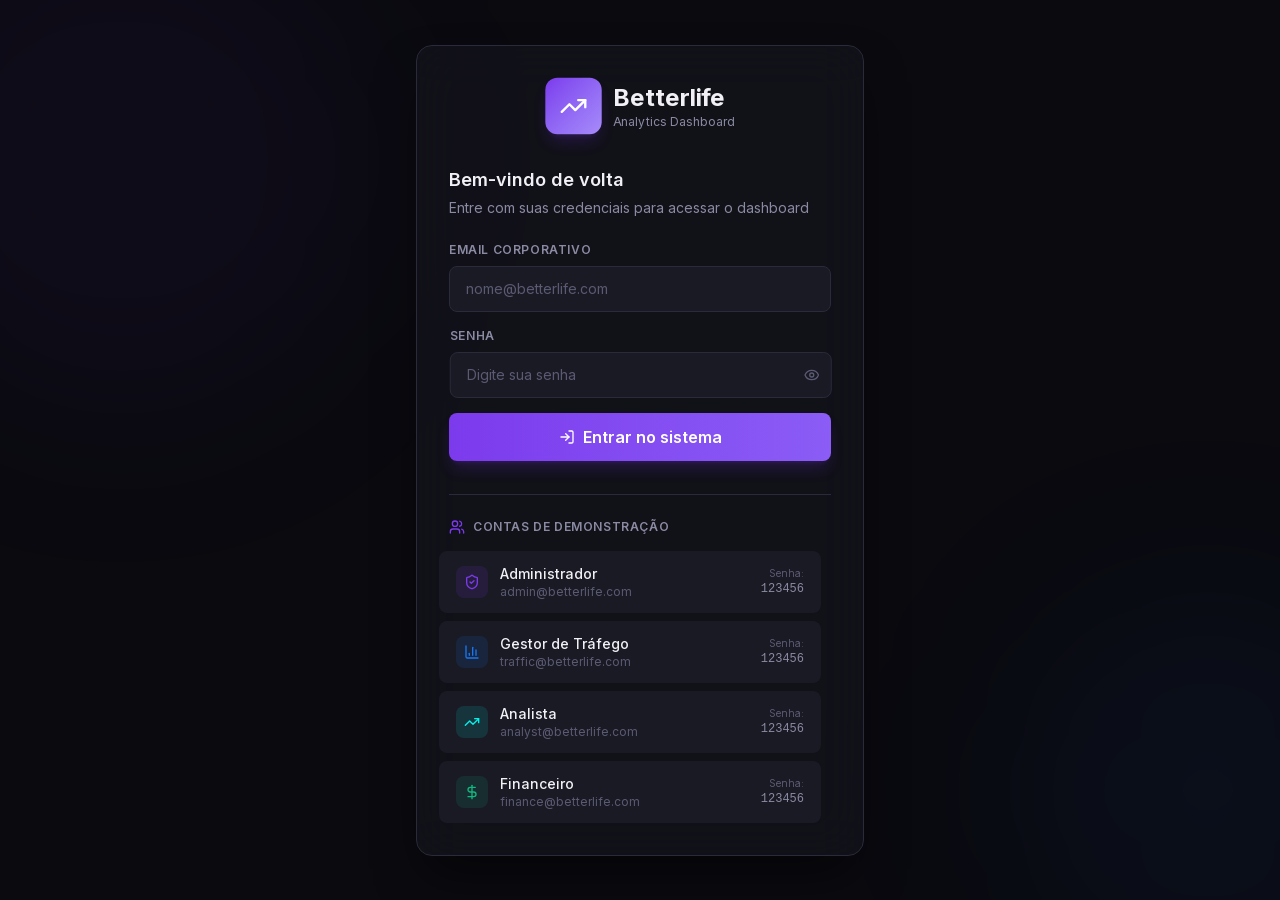
<file: reports.html>
<!DOCTYPE html><html lang="pt-BR"><head><meta charSet="utf-8"/><meta name="viewport" content="width=device-width, initial-scale=1"/><link rel="preload" href="/_next/static/media/83afe278b6a6bb3c-s.p.2bn3s6zvc0dyp.woff2" as="font" crossorigin="" type="font/woff2"/><link rel="stylesheet" href="/_next/static/chunks/1i_qnp5n8p872.css" data-precedence="next"/><link rel="preload" as="script" fetchPriority="low" href="/_next/static/chunks/310vm2bl3xxpt.js"/><script src="/_next/static/chunks/0jw4jivscv1ye.js" async=""></script><script src="/_next/static/chunks/02fh7_m5mrih8.js" async=""></script><script src="/_next/static/chunks/35s320a-hvcx2.js" async=""></script><script src="/_next/static/chunks/turbopack-2wyeey412pxq7.js" async=""></script><script src="/_next/static/chunks/16tgsrmnt636o.js" async="" crossorigin=""></script><script src="/_next/static/chunks/1cz4r1d5f9y2e.js" async="" crossorigin=""></script><script src="/_next/static/chunks/2bn2poarlnclw.js" async="" crossorigin=""></script><link rel="icon" href="/favicon.ico?favicon.2vob68tjqpejf.ico" sizes="256x256" type="image/x-icon"/><meta name="next-size-adjust" content=""/><script src="/_next/static/chunks/0cz1d0mv5g_q7.js" noModule=""></script></head><body class="inter_5972bc34-module__OU16Qa__className"><div hidden=""><!--$--><!--/$--></div><div class="min-h-screen flex items-center justify-center bg-[#0A0A0F]"><div class="flex items-center gap-3"><div class="w-6 h-6 border-2 border-[#7C3AED]/30 border-t-[#7C3AED] rounded-full animate-spin"></div><p class="text-[#8A8AA3] text-sm">Verificando acesso...</p></div></div><script src="/_next/static/chunks/310vm2bl3xxpt.js" id="_R_" async=""></script><script>(self.__next_f=self.__next_f||[]).push([0])</script><script>self.__next_f.push([1,"1:\"$Sreact.fragment\"\n2:I[92825,[\"/_next/static/chunks/16tgsrmnt636o.js\"],\"ClientSegmentRoot\"]\n3:I[42525,[\"/_next/static/chunks/16tgsrmnt636o.js\"],\"default\"]\n4:I[39756,[\"/_next/static/chunks/16tgsrmnt636o.js\"],\"default\"]\n5:I[37457,[\"/_next/static/chunks/16tgsrmnt636o.js\"],\"default\"]\n7:I[47257,[\"/_next/static/chunks/16tgsrmnt636o.js\"],\"ClientPageRoot\"]\n8:I[62896,[\"/_next/static/chunks/16tgsrmnt636o.js\",\"/_next/static/chunks/1cz4r1d5f9y2e.js\",\"/_next/static/chunks/2bn2poarlnclw.js\"],\"default\"]\nb:I[97367,[\"/_next/static/chunks/16tgsrmnt636o.js\"],\"OutletBoundary\"]\nc:\"$Sreact.suspense\"\nf:I[97367,[\"/_next/static/chunks/16tgsrmnt636o.js\"],\"ViewportBoundary\"]\n11:I[97367,[\"/_next/static/chunks/16tgsrmnt636o.js\"],\"MetadataBoundary\"]\n13:I[68027,[\"/_next/static/chunks/16tgsrmnt636o.js\"],\"default\",1]\n:HL[\"/_next/static/chunks/1i_qnp5n8p872.css\",\"style\"]\n:HL[\"/_next/static/media/83afe278b6a6bb3c-s.p.2bn3s6zvc0dyp.woff2\",\"font\",{\"crossOrigin\":\"\",\"type\":\"font/woff2\"}]\ne:X\n0:{\"P\":null,\"c\":[\"\",\"reports\"],\"q\":\"\",\"i\":false,\"f\":[[[\"\",{\"children\":[\"reports\",{\"children\":[\"__PAGE__\",{},\"$undefined\",\"$undefined\",4608]},\"$undefined\",\"$undefined\",4608]},\"$undefined\",\"$undefined\",4624],[[\"$\",\"$1\",\"c\",{\"children\":[[[\"$\",\"link\",\"0\",{\"rel\":\"stylesheet\",\"href\":\"/_next/static/chunks/1i_qnp5n8p872.css\",\"precedence\":\"next\",\"crossOrigin\":\"$undefined\",\"nonce\":\"$undefined\"}],[\"$\",\"script\",\"script-0\",{\"src\":\"/_next/static/chunks/16tgsrmnt636o.js\",\"async\":true,\"nonce\":\"$undefined\"}]],[\"$\",\"$L2\",null,{\"Component\":\"$3\",\"slots\":{\"children\":[\"$\",\"$L4\",null,{\"parallelRouterKey\":\"children\",\"error\":\"$undefined\",\"errorStyles\":\"$undefined\",\"errorScripts\":\"$undefined\",\"template\":[\"$\",\"$L5\",null,{}],\"templateStyles\":\"$undefined\",\"templateScripts\":\"$undefined\",\"notFound\":[[[\"$\",\"title\",null,{\"children\":\"404: This page could not be found.\"}],[\"$\",\"div\",null,{\"style\":{\"fontFamily\":\"system-ui,\\\"Segoe UI\\\",Roboto,Helvetica,Arial,sans-serif,\\\"Apple Color Emoji\\\",\\\"Segoe UI Emoji\\\"\",\"height\":\"100vh\",\"textAlign\":\"center\",\"display\":\"flex\",\"flexDirection\":\"column\",\"alignItems\":\"center\",\"justifyContent\":\"center\"},\"children\":[\"$\",\"div\",null,{\"children\":[[\"$\",\"style\",null,{\"dangerouslySetInnerHTML\":{\"__html\":\"body{color:#000;background:#fff;margin:0}.next-error-h1{border-right:1px solid rgba(0,0,0,.3)}@media (prefers-color-scheme:dark){body{color:#fff;background:#000}.next-error-h1{border-right:1px solid rgba(255,255,255,.3)}}\"}}],[\"$\",\"h1\",null,{\"className\":\"next-error-h1\",\"style\":{\"display\":\"inline-block\",\"margin\":\"0 20px 0 0\",\"padding\":\"0 23px 0 0\",\"fontSize\":24,\"fontWeight\":500,\"verticalAlign\":\"top\",\"lineHeight\":\"49px\"},\"children\":404}],[\"$\",\"div\",null,{\"style\":{\"display\":\"inline-block\"},\"children\":[\"$\",\"h2\",null,{\"style\":{\"fontSize\":14,\"fontWeight\":400,\"lineHeight\":\"49px\",\"margin\":0},\"children\":\"This page could not be found.\"}]}]]}]}]],[]],\"forbidden\":\"$undefined\",\"unauthorized\":\"$undefined\"}]},\"serverProvidedParams\":{\"params\":{},\"promises\":[\"$@6\"]}}]]}],{\"children\":[[\"$\",\"$1\",\"c\",{\"children\":[null,[\"$\",\"$L4\",null,{\"parallelRouterKey\":\"children\",\"error\":\"$undefined\",\"errorStyles\":\"$undefined\",\"errorScripts\":\"$undefined\",\"template\":[\"$\",\"$L5\",null,{}],\"templateStyles\":\"$undefined\",\"templateScripts\":\"$undefined\",\"notFound\":\"$undefined\",\"forbidden\":\"$undefined\",\"unauthorized\":\"$undefined\"}]]}],{\"children\":[[\"$\",\"$1\",\"c\",{\"children\":[[\"$\",\"$L7\",null,{\"Component\":\"$8\",\"serverProvidedParams\":{\"searchParams\":{},\"params\":\"$0:f:0:1:0:props:children:1:props:serverProvidedParams:params\",\"promises\":[\"$@9\",\"$@a\"]}}],[[\"$\",\"script\",\"script-0\",{\"src\":\"/_next/static/chunks/1cz4r1d5f9y2e.js\",\"async\":true,\"nonce\":\"$undefined\"}],[\"$\",\"script\",\"script-1\",{\"src\":\"/_next/static/chunks/2bn2poarlnclw.js\",\"async\":true,\"nonce\":\"$undefined\"}]],[\"$\",\"$Lb\",null,{\"children\":[\"$\",\"$c\",null,{\"name\":\"Next.MetadataOutlet\",\"children\":\"$@d\"}]}]]}],{},null,false,null]},null,false,\"$e\"]},null,false,null],[\"$\",\"$1\",\"h\",{\"children\":[null,[\"$\",\"$Lf\",null,{\"children\":\"$L10\"}],[\"$\",\"div\",null,{\"hidden\":true,\"children\":[\"$\",\"$L11\",null,{\"children\":[\"$\",\"$c\",null,{\"name\":\"Next.Metadata\",\"children\":\"$L12\"}]}]}],[\"$\",\"meta\",null,{\"name\":\"next-size-adjust\",\"content\":\"\"}]]}],false]],\"m\":\"$undefined\",\"G\":[\"$13\",[[\"$\",\"link\",\"0\",{\"rel\":\"stylesheet\",\"href\":\"/_next/static/chunks/1i_qnp5n8p872.css\",\"precedence\":\"next\",\"crossOrigin\":\"$undefined\",\"nonce\":\"$undefined\"}]]],\"S\":true,\"h\":null,\"r\":\"$undefined\",\"s\":\"$undefined\",\"a\":\"$undefined\",\"l\":\"$undefined\",\"p\":\"$undefined\",\"d\":\"$undefined\",\"b\":\"lIxeaSS3EIUE2cP_i3SOE\"}\ne:C\n6:\"$0:f:0:1:0:props:children:1:props:serverProvidedParams:params\"\n9:{}\na:\"$0:f:0:1:0:props:children:1:props:serverProvidedParams:params\"\n10:[[\"$\",\"meta\",\"0\",{\"charSet\":\"utf-8\"}],[\"$\",\"meta\",\"1\",{\"name\":\"viewport\",\"content\":\"width=device-width, initial-scale=1\"}]]\n14:I[27201,[\"/_next/static/chunks/16tgsrmnt636o.js\"],\"IconMark\"]\nd:null\n12:[[\"$\",\"link\",\"0\",{\"rel\":\"icon\",\"href\":\"/favicon.ico?favicon.2vob68tjqpejf.ico\",\"sizes\":\"256x256\",\"type\":\"image/x-icon\"}],[\"$\",\"$L14\",\"1\",{}]]\n"])</script></body></html>
</file>
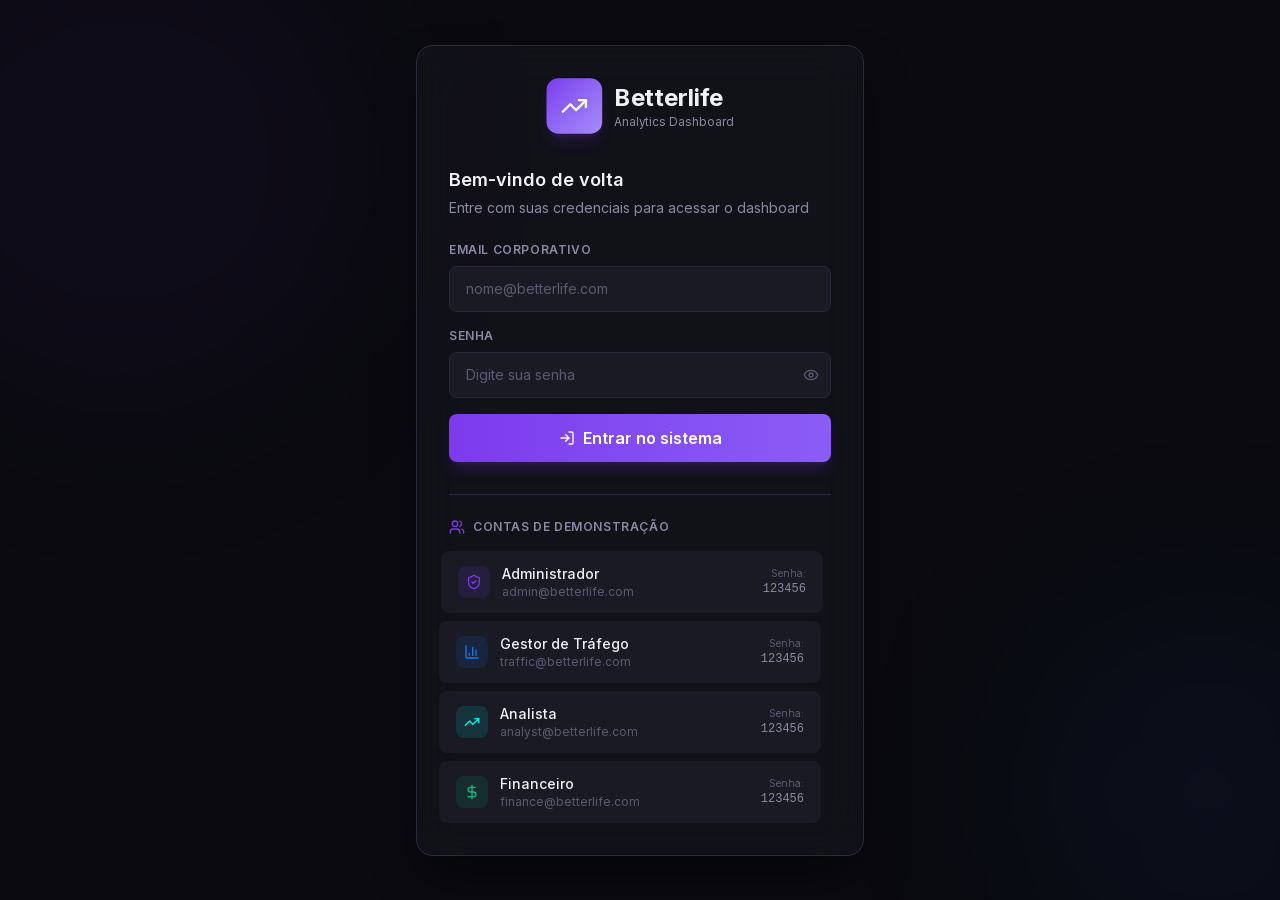
<file: settings.html>
<!DOCTYPE html><html lang="pt-BR"><head><meta charSet="utf-8"/><meta name="viewport" content="width=device-width, initial-scale=1"/><link rel="preload" href="/_next/static/media/83afe278b6a6bb3c-s.p.2bn3s6zvc0dyp.woff2" as="font" crossorigin="" type="font/woff2"/><link rel="stylesheet" href="/_next/static/chunks/1i_qnp5n8p872.css" data-precedence="next"/><link rel="preload" as="script" fetchPriority="low" href="/_next/static/chunks/310vm2bl3xxpt.js"/><script src="/_next/static/chunks/0jw4jivscv1ye.js" async=""></script><script src="/_next/static/chunks/02fh7_m5mrih8.js" async=""></script><script src="/_next/static/chunks/35s320a-hvcx2.js" async=""></script><script src="/_next/static/chunks/turbopack-2wyeey412pxq7.js" async=""></script><script src="/_next/static/chunks/16tgsrmnt636o.js" async="" crossorigin=""></script><script src="/_next/static/chunks/0zsgku7x7wwmb.js" async="" crossorigin=""></script><script src="/_next/static/chunks/2bn2poarlnclw.js" async="" crossorigin=""></script><link rel="icon" href="/favicon.ico?favicon.2vob68tjqpejf.ico" sizes="256x256" type="image/x-icon"/><meta name="next-size-adjust" content=""/><script src="/_next/static/chunks/0cz1d0mv5g_q7.js" noModule=""></script></head><body class="inter_5972bc34-module__OU16Qa__className"><div hidden=""><!--$--><!--/$--></div><div class="min-h-screen flex items-center justify-center bg-[#0A0A0F]"><div class="flex items-center gap-3"><div class="w-6 h-6 border-2 border-[#7C3AED]/30 border-t-[#7C3AED] rounded-full animate-spin"></div><p class="text-[#8A8AA3] text-sm">Verificando acesso...</p></div></div><script src="/_next/static/chunks/310vm2bl3xxpt.js" id="_R_" async=""></script><script>(self.__next_f=self.__next_f||[]).push([0])</script><script>self.__next_f.push([1,"1:\"$Sreact.fragment\"\n2:I[92825,[\"/_next/static/chunks/16tgsrmnt636o.js\"],\"ClientSegmentRoot\"]\n3:I[42525,[\"/_next/static/chunks/16tgsrmnt636o.js\"],\"default\"]\n4:I[39756,[\"/_next/static/chunks/16tgsrmnt636o.js\"],\"default\"]\n5:I[37457,[\"/_next/static/chunks/16tgsrmnt636o.js\"],\"default\"]\n7:I[47257,[\"/_next/static/chunks/16tgsrmnt636o.js\"],\"ClientPageRoot\"]\n8:I[32545,[\"/_next/static/chunks/16tgsrmnt636o.js\",\"/_next/static/chunks/0zsgku7x7wwmb.js\",\"/_next/static/chunks/2bn2poarlnclw.js\"],\"default\"]\nb:I[97367,[\"/_next/static/chunks/16tgsrmnt636o.js\"],\"OutletBoundary\"]\nc:\"$Sreact.suspense\"\nf:I[97367,[\"/_next/static/chunks/16tgsrmnt636o.js\"],\"ViewportBoundary\"]\n11:I[97367,[\"/_next/static/chunks/16tgsrmnt636o.js\"],\"MetadataBoundary\"]\n13:I[68027,[\"/_next/static/chunks/16tgsrmnt636o.js\"],\"default\",1]\n:HL[\"/_next/static/chunks/1i_qnp5n8p872.css\",\"style\"]\n:HL[\"/_next/static/media/83afe278b6a6bb3c-s.p.2bn3s6zvc0dyp.woff2\",\"font\",{\"crossOrigin\":\"\",\"type\":\"font/woff2\"}]\ne:X\n0:{\"P\":null,\"c\":[\"\",\"settings\"],\"q\":\"\",\"i\":false,\"f\":[[[\"\",{\"children\":[\"settings\",{\"children\":[\"__PAGE__\",{},\"$undefined\",\"$undefined\",4608]},\"$undefined\",\"$undefined\",4608]},\"$undefined\",\"$undefined\",4624],[[\"$\",\"$1\",\"c\",{\"children\":[[[\"$\",\"link\",\"0\",{\"rel\":\"stylesheet\",\"href\":\"/_next/static/chunks/1i_qnp5n8p872.css\",\"precedence\":\"next\",\"crossOrigin\":\"$undefined\",\"nonce\":\"$undefined\"}],[\"$\",\"script\",\"script-0\",{\"src\":\"/_next/static/chunks/16tgsrmnt636o.js\",\"async\":true,\"nonce\":\"$undefined\"}]],[\"$\",\"$L2\",null,{\"Component\":\"$3\",\"slots\":{\"children\":[\"$\",\"$L4\",null,{\"parallelRouterKey\":\"children\",\"error\":\"$undefined\",\"errorStyles\":\"$undefined\",\"errorScripts\":\"$undefined\",\"template\":[\"$\",\"$L5\",null,{}],\"templateStyles\":\"$undefined\",\"templateScripts\":\"$undefined\",\"notFound\":[[[\"$\",\"title\",null,{\"children\":\"404: This page could not be found.\"}],[\"$\",\"div\",null,{\"style\":{\"fontFamily\":\"system-ui,\\\"Segoe UI\\\",Roboto,Helvetica,Arial,sans-serif,\\\"Apple Color Emoji\\\",\\\"Segoe UI Emoji\\\"\",\"height\":\"100vh\",\"textAlign\":\"center\",\"display\":\"flex\",\"flexDirection\":\"column\",\"alignItems\":\"center\",\"justifyContent\":\"center\"},\"children\":[\"$\",\"div\",null,{\"children\":[[\"$\",\"style\",null,{\"dangerouslySetInnerHTML\":{\"__html\":\"body{color:#000;background:#fff;margin:0}.next-error-h1{border-right:1px solid rgba(0,0,0,.3)}@media (prefers-color-scheme:dark){body{color:#fff;background:#000}.next-error-h1{border-right:1px solid rgba(255,255,255,.3)}}\"}}],[\"$\",\"h1\",null,{\"className\":\"next-error-h1\",\"style\":{\"display\":\"inline-block\",\"margin\":\"0 20px 0 0\",\"padding\":\"0 23px 0 0\",\"fontSize\":24,\"fontWeight\":500,\"verticalAlign\":\"top\",\"lineHeight\":\"49px\"},\"children\":404}],[\"$\",\"div\",null,{\"style\":{\"display\":\"inline-block\"},\"children\":[\"$\",\"h2\",null,{\"style\":{\"fontSize\":14,\"fontWeight\":400,\"lineHeight\":\"49px\",\"margin\":0},\"children\":\"This page could not be found.\"}]}]]}]}]],[]],\"forbidden\":\"$undefined\",\"unauthorized\":\"$undefined\"}]},\"serverProvidedParams\":{\"params\":{},\"promises\":[\"$@6\"]}}]]}],{\"children\":[[\"$\",\"$1\",\"c\",{\"children\":[null,[\"$\",\"$L4\",null,{\"parallelRouterKey\":\"children\",\"error\":\"$undefined\",\"errorStyles\":\"$undefined\",\"errorScripts\":\"$undefined\",\"template\":[\"$\",\"$L5\",null,{}],\"templateStyles\":\"$undefined\",\"templateScripts\":\"$undefined\",\"notFound\":\"$undefined\",\"forbidden\":\"$undefined\",\"unauthorized\":\"$undefined\"}]]}],{\"children\":[[\"$\",\"$1\",\"c\",{\"children\":[[\"$\",\"$L7\",null,{\"Component\":\"$8\",\"serverProvidedParams\":{\"searchParams\":{},\"params\":\"$0:f:0:1:0:props:children:1:props:serverProvidedParams:params\",\"promises\":[\"$@9\",\"$@a\"]}}],[[\"$\",\"script\",\"script-0\",{\"src\":\"/_next/static/chunks/0zsgku7x7wwmb.js\",\"async\":true,\"nonce\":\"$undefined\"}],[\"$\",\"script\",\"script-1\",{\"src\":\"/_next/static/chunks/2bn2poarlnclw.js\",\"async\":true,\"nonce\":\"$undefined\"}]],[\"$\",\"$Lb\",null,{\"children\":[\"$\",\"$c\",null,{\"name\":\"Next.MetadataOutlet\",\"children\":\"$@d\"}]}]]}],{},null,false,null]},null,false,\"$e\"]},null,false,null],[\"$\",\"$1\",\"h\",{\"children\":[null,[\"$\",\"$Lf\",null,{\"children\":\"$L10\"}],[\"$\",\"div\",null,{\"hidden\":true,\"children\":[\"$\",\"$L11\",null,{\"children\":[\"$\",\"$c\",null,{\"name\":\"Next.Metadata\",\"children\":\"$L12\"}]}]}],[\"$\",\"meta\",null,{\"name\":\"next-size-adjust\",\"content\":\"\"}]]}],false]],\"m\":\"$undefined\",\"G\":[\"$13\",[[\"$\",\"link\",\"0\",{\"rel\":\"stylesheet\",\"href\":\"/_next/static/chunks/1i_qnp5n8p872.css\",\"precedence\":\"next\",\"crossOrigin\":\"$undefined\",\"nonce\":\"$undefined\"}]]],\"S\":true,\"h\":null,\"r\":\"$undefined\",\"s\":\"$undefined\",\"a\":\"$undefined\",\"l\":\"$undefined\",\"p\":\"$undefined\",\"d\":\"$undefined\",\"b\":\"lIxeaSS3EIUE2cP_i3SOE\"}\ne:C\n6:\"$0:f:0:1:0:props:children:1:props:serverProvidedParams:params\"\n9:{}\na:\"$0:f:0:1:0:props:children:1:props:serverProvidedParams:params\"\n10:[[\"$\",\"meta\",\"0\",{\"charSet\":\"utf-8\"}],[\"$\",\"meta\",\"1\",{\"name\":\"viewport\",\"content\":\"width=device-width, initial-scale=1\"}]]\n14:I[27201,[\"/_next/static/chunks/16tgsrmnt636o.js\"],\"IconMark\"]\nd:null\n12:[[\"$\",\"link\",\"0\",{\"rel\":\"icon\",\"href\":\"/favicon.ico?favicon.2vob68tjqpejf.ico\",\"sizes\":\"256x256\",\"type\":\"image/x-icon\"}],[\"$\",\"$L14\",\"1\",{}]]\n"])</script></body></html>
</file>
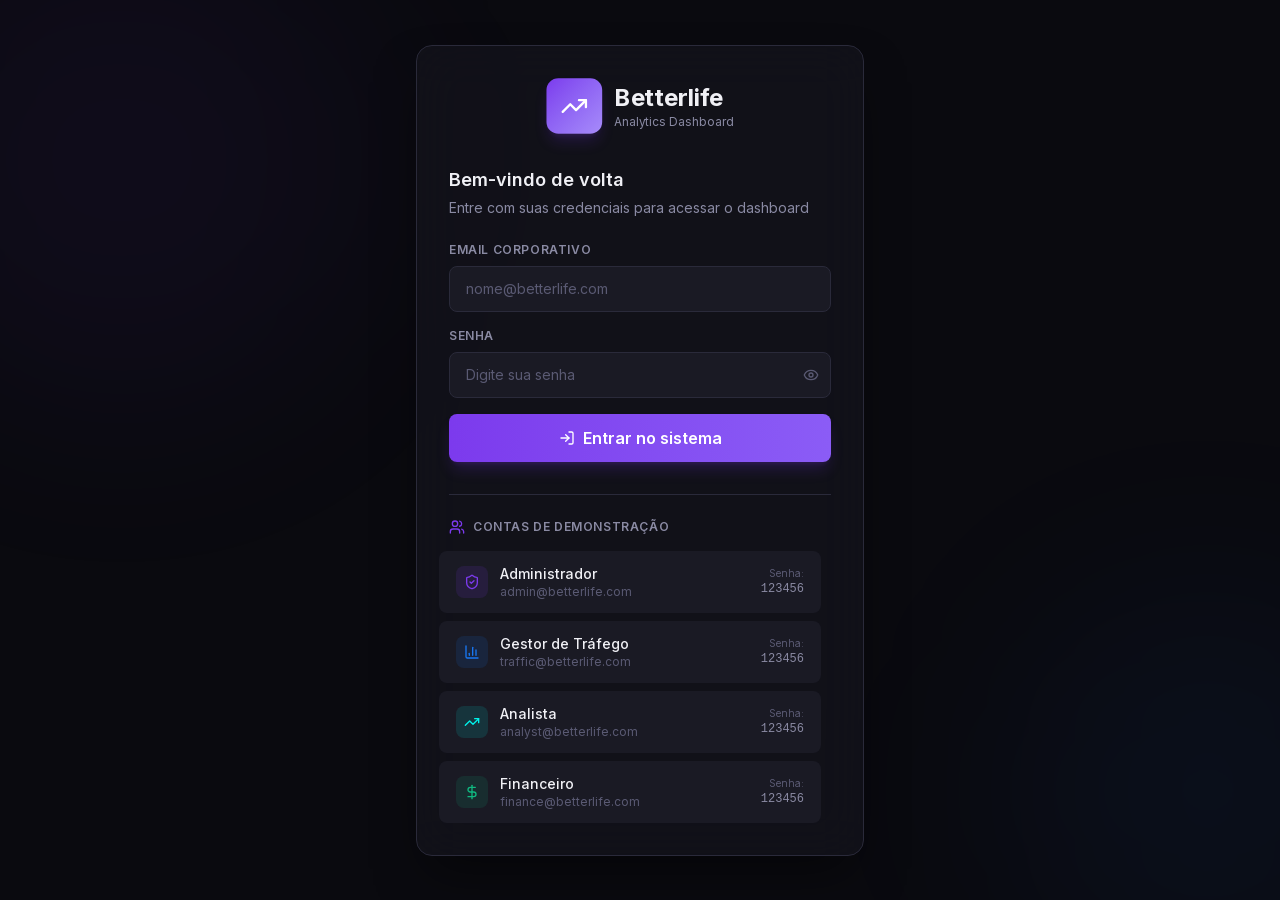
<file: users.html>
<!DOCTYPE html><html lang="pt-BR"><head><meta charSet="utf-8"/><meta name="viewport" content="width=device-width, initial-scale=1"/><link rel="preload" href="/_next/static/media/83afe278b6a6bb3c-s.p.2bn3s6zvc0dyp.woff2" as="font" crossorigin="" type="font/woff2"/><link rel="stylesheet" href="/_next/static/chunks/1i_qnp5n8p872.css" data-precedence="next"/><link rel="preload" as="script" fetchPriority="low" href="/_next/static/chunks/310vm2bl3xxpt.js"/><script src="/_next/static/chunks/0jw4jivscv1ye.js" async=""></script><script src="/_next/static/chunks/02fh7_m5mrih8.js" async=""></script><script src="/_next/static/chunks/35s320a-hvcx2.js" async=""></script><script src="/_next/static/chunks/turbopack-2wyeey412pxq7.js" async=""></script><script src="/_next/static/chunks/16tgsrmnt636o.js" async="" crossorigin=""></script><script src="/_next/static/chunks/0ie35r6ur48hc.js" async="" crossorigin=""></script><script src="/_next/static/chunks/2bn2poarlnclw.js" async="" crossorigin=""></script><link rel="icon" href="/favicon.ico?favicon.2vob68tjqpejf.ico" sizes="256x256" type="image/x-icon"/><meta name="next-size-adjust" content=""/><script src="/_next/static/chunks/0cz1d0mv5g_q7.js" noModule=""></script></head><body class="inter_5972bc34-module__OU16Qa__className"><div hidden=""><!--$--><!--/$--></div><div class="min-h-screen flex items-center justify-center bg-[#0A0A0F]"><div class="flex items-center gap-3"><div class="w-6 h-6 border-2 border-[#7C3AED]/30 border-t-[#7C3AED] rounded-full animate-spin"></div><p class="text-[#8A8AA3] text-sm">Verificando acesso...</p></div></div><script src="/_next/static/chunks/310vm2bl3xxpt.js" id="_R_" async=""></script><script>(self.__next_f=self.__next_f||[]).push([0])</script><script>self.__next_f.push([1,"1:\"$Sreact.fragment\"\n2:I[92825,[\"/_next/static/chunks/16tgsrmnt636o.js\"],\"ClientSegmentRoot\"]\n3:I[42525,[\"/_next/static/chunks/16tgsrmnt636o.js\"],\"default\"]\n4:I[39756,[\"/_next/static/chunks/16tgsrmnt636o.js\"],\"default\"]\n5:I[37457,[\"/_next/static/chunks/16tgsrmnt636o.js\"],\"default\"]\n7:I[47257,[\"/_next/static/chunks/16tgsrmnt636o.js\"],\"ClientPageRoot\"]\n8:I[34965,[\"/_next/static/chunks/16tgsrmnt636o.js\",\"/_next/static/chunks/0ie35r6ur48hc.js\",\"/_next/static/chunks/2bn2poarlnclw.js\"],\"default\"]\nb:I[97367,[\"/_next/static/chunks/16tgsrmnt636o.js\"],\"OutletBoundary\"]\nc:\"$Sreact.suspense\"\nf:I[97367,[\"/_next/static/chunks/16tgsrmnt636o.js\"],\"ViewportBoundary\"]\n11:I[97367,[\"/_next/static/chunks/16tgsrmnt636o.js\"],\"MetadataBoundary\"]\n13:I[68027,[\"/_next/static/chunks/16tgsrmnt636o.js\"],\"default\",1]\n:HL[\"/_next/static/chunks/1i_qnp5n8p872.css\",\"style\"]\n:HL[\"/_next/static/media/83afe278b6a6bb3c-s.p.2bn3s6zvc0dyp.woff2\",\"font\",{\"crossOrigin\":\"\",\"type\":\"font/woff2\"}]\ne:X\n0:{\"P\":null,\"c\":[\"\",\"users\"],\"q\":\"\",\"i\":false,\"f\":[[[\"\",{\"children\":[\"users\",{\"children\":[\"__PAGE__\",{},\"$undefined\",\"$undefined\",4608]},\"$undefined\",\"$undefined\",4608]},\"$undefined\",\"$undefined\",4624],[[\"$\",\"$1\",\"c\",{\"children\":[[[\"$\",\"link\",\"0\",{\"rel\":\"stylesheet\",\"href\":\"/_next/static/chunks/1i_qnp5n8p872.css\",\"precedence\":\"next\",\"crossOrigin\":\"$undefined\",\"nonce\":\"$undefined\"}],[\"$\",\"script\",\"script-0\",{\"src\":\"/_next/static/chunks/16tgsrmnt636o.js\",\"async\":true,\"nonce\":\"$undefined\"}]],[\"$\",\"$L2\",null,{\"Component\":\"$3\",\"slots\":{\"children\":[\"$\",\"$L4\",null,{\"parallelRouterKey\":\"children\",\"error\":\"$undefined\",\"errorStyles\":\"$undefined\",\"errorScripts\":\"$undefined\",\"template\":[\"$\",\"$L5\",null,{}],\"templateStyles\":\"$undefined\",\"templateScripts\":\"$undefined\",\"notFound\":[[[\"$\",\"title\",null,{\"children\":\"404: This page could not be found.\"}],[\"$\",\"div\",null,{\"style\":{\"fontFamily\":\"system-ui,\\\"Segoe UI\\\",Roboto,Helvetica,Arial,sans-serif,\\\"Apple Color Emoji\\\",\\\"Segoe UI Emoji\\\"\",\"height\":\"100vh\",\"textAlign\":\"center\",\"display\":\"flex\",\"flexDirection\":\"column\",\"alignItems\":\"center\",\"justifyContent\":\"center\"},\"children\":[\"$\",\"div\",null,{\"children\":[[\"$\",\"style\",null,{\"dangerouslySetInnerHTML\":{\"__html\":\"body{color:#000;background:#fff;margin:0}.next-error-h1{border-right:1px solid rgba(0,0,0,.3)}@media (prefers-color-scheme:dark){body{color:#fff;background:#000}.next-error-h1{border-right:1px solid rgba(255,255,255,.3)}}\"}}],[\"$\",\"h1\",null,{\"className\":\"next-error-h1\",\"style\":{\"display\":\"inline-block\",\"margin\":\"0 20px 0 0\",\"padding\":\"0 23px 0 0\",\"fontSize\":24,\"fontWeight\":500,\"verticalAlign\":\"top\",\"lineHeight\":\"49px\"},\"children\":404}],[\"$\",\"div\",null,{\"style\":{\"display\":\"inline-block\"},\"children\":[\"$\",\"h2\",null,{\"style\":{\"fontSize\":14,\"fontWeight\":400,\"lineHeight\":\"49px\",\"margin\":0},\"children\":\"This page could not be found.\"}]}]]}]}]],[]],\"forbidden\":\"$undefined\",\"unauthorized\":\"$undefined\"}]},\"serverProvidedParams\":{\"params\":{},\"promises\":[\"$@6\"]}}]]}],{\"children\":[[\"$\",\"$1\",\"c\",{\"children\":[null,[\"$\",\"$L4\",null,{\"parallelRouterKey\":\"children\",\"error\":\"$undefined\",\"errorStyles\":\"$undefined\",\"errorScripts\":\"$undefined\",\"template\":[\"$\",\"$L5\",null,{}],\"templateStyles\":\"$undefined\",\"templateScripts\":\"$undefined\",\"notFound\":\"$undefined\",\"forbidden\":\"$undefined\",\"unauthorized\":\"$undefined\"}]]}],{\"children\":[[\"$\",\"$1\",\"c\",{\"children\":[[\"$\",\"$L7\",null,{\"Component\":\"$8\",\"serverProvidedParams\":{\"searchParams\":{},\"params\":\"$0:f:0:1:0:props:children:1:props:serverProvidedParams:params\",\"promises\":[\"$@9\",\"$@a\"]}}],[[\"$\",\"script\",\"script-0\",{\"src\":\"/_next/static/chunks/0ie35r6ur48hc.js\",\"async\":true,\"nonce\":\"$undefined\"}],[\"$\",\"script\",\"script-1\",{\"src\":\"/_next/static/chunks/2bn2poarlnclw.js\",\"async\":true,\"nonce\":\"$undefined\"}]],[\"$\",\"$Lb\",null,{\"children\":[\"$\",\"$c\",null,{\"name\":\"Next.MetadataOutlet\",\"children\":\"$@d\"}]}]]}],{},null,false,null]},null,false,\"$e\"]},null,false,null],[\"$\",\"$1\",\"h\",{\"children\":[null,[\"$\",\"$Lf\",null,{\"children\":\"$L10\"}],[\"$\",\"div\",null,{\"hidden\":true,\"children\":[\"$\",\"$L11\",null,{\"children\":[\"$\",\"$c\",null,{\"name\":\"Next.Metadata\",\"children\":\"$L12\"}]}]}],[\"$\",\"meta\",null,{\"name\":\"next-size-adjust\",\"content\":\"\"}]]}],false]],\"m\":\"$undefined\",\"G\":[\"$13\",[[\"$\",\"link\",\"0\",{\"rel\":\"stylesheet\",\"href\":\"/_next/static/chunks/1i_qnp5n8p872.css\",\"precedence\":\"next\",\"crossOrigin\":\"$undefined\",\"nonce\":\"$undefined\"}]]],\"S\":true,\"h\":null,\"r\":\"$undefined\",\"s\":\"$undefined\",\"a\":\"$undefined\",\"l\":\"$undefined\",\"p\":\"$undefined\",\"d\":\"$undefined\",\"b\":\"lIxeaSS3EIUE2cP_i3SOE\"}\ne:C\n6:\"$0:f:0:1:0:props:children:1:props:serverProvidedParams:params\"\n9:{}\na:\"$0:f:0:1:0:props:children:1:props:serverProvidedParams:params\"\n10:[[\"$\",\"meta\",\"0\",{\"charSet\":\"utf-8\"}],[\"$\",\"meta\",\"1\",{\"name\":\"viewport\",\"content\":\"width=device-width, initial-scale=1\"}]]\n14:I[27201,[\"/_next/static/chunks/16tgsrmnt636o.js\"],\"IconMark\"]\nd:null\n12:[[\"$\",\"link\",\"0\",{\"rel\":\"icon\",\"href\":\"/favicon.ico?favicon.2vob68tjqpejf.ico\",\"sizes\":\"256x256\",\"type\":\"image/x-icon\"}],[\"$\",\"$L14\",\"1\",{}]]\n"])</script></body></html>
</file>
<file: _next/static/chunks/1i_qnp5n8p872.css>
@font-face{font-family:Inter;font-style:normal;font-weight:100 900;font-display:swap;src:url(../media/2c55a0e60120577a-s.0-dom-5bn10r2.woff2)format("woff2");unicode-range:U+460-52F,U+1C80-1C8A,U+20B4,U+2DE0-2DFF,U+A640-A69F,U+FE2E-FE2F}@font-face{font-family:Inter;font-style:normal;font-weight:100 900;font-display:swap;src:url(../media/9c72aa0f40e4eef8-s.1y4-pdgsjb-pw.woff2)format("woff2");unicode-range:U+301,U+400-45F,U+490-491,U+4B0-4B1,U+2116}@font-face{font-family:Inter;font-style:normal;font-weight:100 900;font-display:swap;src:url(../media/ad66f9afd8947f86-s.3lvt2whj97whp.woff2)format("woff2");unicode-range:U+1F??}@font-face{font-family:Inter;font-style:normal;font-weight:100 900;font-display:swap;src:url(../media/5476f68d60460930-s.2uwcyprjm3xu3.woff2)format("woff2");unicode-range:U+370-377,U+37A-37F,U+384-38A,U+38C,U+38E-3A1,U+3A3-3FF}@font-face{font-family:Inter;font-style:normal;font-weight:100 900;font-display:swap;src:url(../media/2bbe8d2671613f1f-s.0k62hbripvv8p.woff2)format("woff2");unicode-range:U+102-103,U+110-111,U+128-129,U+168-169,U+1A0-1A1,U+1AF-1B0,U+300-301,U+303-304,U+308-309,U+323,U+329,U+1EA0-1EF9,U+20AB}@font-face{font-family:Inter;font-style:normal;font-weight:100 900;font-display:swap;src:url(../media/1bffadaabf893a1e-s.3-6t-g6q0vh0a.woff2)format("woff2");unicode-range:U+100-2BA,U+2BD-2C5,U+2C7-2CC,U+2CE-2D7,U+2DD-2FF,U+304,U+308,U+329,U+1D00-1DBF,U+1E00-1E9F,U+1EF2-1EFF,U+2020,U+20A0-20AB,U+20AD-20C0,U+2113,U+2C60-2C7F,U+A720-A7FF}@font-face{font-family:Inter;font-style:normal;font-weight:100 900;font-display:swap;src:url(../media/83afe278b6a6bb3c-s.p.2bn3s6zvc0dyp.woff2)format("woff2");unicode-range:U+??,U+131,U+152-153,U+2BB-2BC,U+2C6,U+2DA,U+2DC,U+304,U+308,U+329,U+2000-206F,U+20AC,U+2122,U+2191,U+2193,U+2212,U+2215,U+FEFF,U+FFFD}@font-face{font-family:Inter Fallback;src:local(Arial);ascent-override:90.44%;descent-override:22.52%;line-gap-override:0.0%;size-adjust:107.12%}.inter_5972bc34-module__OU16Qa__className{font-family:Inter,Inter Fallback;font-style:normal}
@layer properties{@supports (((-webkit-hyphens:none)) and (not (margin-trim:inline))) or ((-moz-orient:inline) and (not (color:rgb(from red r g b)))){*,:before,:after,::backdrop{--tw-translate-x:0;--tw-translate-y:0;--tw-translate-z:0;--tw-space-y-reverse:0;--tw-space-x-reverse:0;--tw-border-style:solid;--tw-gradient-position:initial;--tw-gradient-from:#0000;--tw-gradient-via:#0000;--tw-gradient-to:#0000;--tw-gradient-stops:initial;--tw-gradient-via-stops:initial;--tw-gradient-from-position:0%;--tw-gradient-via-position:50%;--tw-gradient-to-position:100%;--tw-leading:initial;--tw-font-weight:initial;--tw-tracking:initial;--tw-shadow:0 0 #0000;--tw-shadow-color:initial;--tw-shadow-alpha:100%;--tw-inset-shadow:0 0 #0000;--tw-inset-shadow-color:initial;--tw-inset-shadow-alpha:100%;--tw-ring-color:initial;--tw-ring-shadow:0 0 #0000;--tw-inset-ring-color:initial;--tw-inset-ring-shadow:0 0 #0000;--tw-ring-inset:initial;--tw-ring-offset-width:0px;--tw-ring-offset-color:#fff;--tw-ring-offset-shadow:0 0 #0000;--tw-outline-style:solid;--tw-blur:initial;--tw-brightness:initial;--tw-contrast:initial;--tw-grayscale:initial;--tw-hue-rotate:initial;--tw-invert:initial;--tw-opacity:initial;--tw-saturate:initial;--tw-sepia:initial;--tw-drop-shadow:initial;--tw-drop-shadow-color:initial;--tw-drop-shadow-alpha:100%;--tw-drop-shadow-size:initial;--tw-backdrop-blur:initial;--tw-backdrop-brightness:initial;--tw-backdrop-contrast:initial;--tw-backdrop-grayscale:initial;--tw-backdrop-hue-rotate:initial;--tw-backdrop-invert:initial;--tw-backdrop-opacity:initial;--tw-backdrop-saturate:initial;--tw-backdrop-sepia:initial;--tw-duration:initial;--tw-content:""}}}@layer theme{:root,:host{--font-sans:-apple-system, BlinkMacSystemFont, "Segoe UI", Roboto, "Helvetica Neue", "Noto Sans", Arial, sans-serif, "Apple Color Emoji", "Segoe UI Emoji", "Segoe UI Symbol", "Noto Color Emoji";--font-mono:ui-monospace, SFMono-Regular, Menlo, Monaco, Consolas, "Liberation Mono", "Courier New", monospace;--color-black:#000;--color-white:#fff;--spacing:.25rem;--container-xs:20rem;--container-sm:24rem;--container-md:28rem;--text-xs:.75rem;--text-xs--line-height:calc(1 / .75);--text-sm:.875rem;--text-sm--line-height:calc(1.25 / .875);--text-base:1rem;--text-base--line-height:calc(1.5 / 1);--text-lg:1.125rem;--text-lg--line-height:calc(1.75 / 1.125);--text-xl:1.25rem;--text-xl--line-height:calc(1.75 / 1.25);--text-2xl:1.5rem;--text-2xl--line-height:calc(2 / 1.5);--font-weight-normal:400;--font-weight-medium:500;--font-weight-semibold:600;--font-weight-bold:700;--tracking-wider:.05em;--tracking-widest:.1em;--leading-snug:1.375;--radius-sm:.25rem;--radius-md:.375rem;--radius-lg:.5rem;--radius-xl:.75rem;--radius-2xl:1rem;--radius-4xl:2rem;--animate-spin:spin 1s linear infinite;--blur-xs:4px;--blur-sm:8px;--blur-xl:24px;--default-transition-duration:.15s;--default-transition-timing-function:cubic-bezier(.4, 0, .2, 1);--default-font-family:var(--font-sans);--default-mono-font-family:var(--font-mono)}}@layer base{*,:after,:before,::backdrop{box-sizing:border-box;border:0 solid;margin:0;padding:0}::file-selector-button{box-sizing:border-box;border:0 solid;margin:0;padding:0}html,:host{-webkit-text-size-adjust:100%;tab-size:4;line-height:1.5;font-family:var(--default-font-family,-apple-system, BlinkMacSystemFont, "Segoe UI", Roboto, "Helvetica Neue", "Noto Sans", Arial, sans-serif, "Apple Color Emoji", "Segoe UI Emoji", "Segoe UI Symbol", "Noto Color Emoji");font-feature-settings:var(--default-font-feature-settings,normal);font-variation-settings:var(--default-font-variation-settings,normal);-webkit-tap-highlight-color:transparent}hr{height:0;color:inherit;border-top-width:1px}abbr:where([title]){-webkit-text-decoration:underline dotted;text-decoration:underline dotted}h1,h2,h3,h4,h5,h6{font-size:inherit;font-weight:inherit}a{color:inherit;-webkit-text-decoration:inherit;-webkit-text-decoration:inherit;-webkit-text-decoration:inherit;-webkit-text-decoration:inherit;text-decoration:inherit}b,strong{font-weight:bolder}code,kbd,samp,pre{font-family:var(--default-mono-font-family,ui-monospace, SFMono-Regular, Menlo, Monaco, Consolas, "Liberation Mono", "Courier New", monospace);font-feature-settings:var(--default-mono-font-feature-settings,normal);font-variation-settings:var(--default-mono-font-variation-settings,normal);font-size:1em}small{font-size:80%}sub,sup{vertical-align:baseline;font-size:75%;line-height:0;position:relative}sub{bottom:-.25em}sup{top:-.5em}table{text-indent:0;border-color:inherit;border-collapse:collapse}:-moz-focusring:where(:not(iframe)){outline:auto}progress{vertical-align:baseline}summary{display:list-item}ol,ul,menu{list-style:none}img,svg,video,canvas,audio,iframe,embed,object{vertical-align:middle;display:block}img,video{max-width:100%;height:auto}button,input,select,optgroup,textarea{font:inherit;font-feature-settings:inherit;font-variation-settings:inherit;letter-spacing:inherit;color:inherit;opacity:1;background-color:#0000;border-radius:0}::file-selector-button{font:inherit;font-feature-settings:inherit;font-variation-settings:inherit;letter-spacing:inherit;color:inherit;opacity:1;background-color:#0000;border-radius:0}:where(select:is([multiple],[size])) optgroup{font-weight:bolder}:where(select:is([multiple],[size])) optgroup option{padding-inline-start:20px}::file-selector-button{margin-inline-end:4px}::placeholder{opacity:1}@supports (not ((-webkit-appearance:-apple-pay-button))) or (contain-intrinsic-size:1px){::placeholder{color:currentColor}@supports (color:color-mix(in lab, red, red)){::placeholder{color:color-mix(in oklab, currentcolor 50%, transparent)}}}textarea{resize:vertical}::-webkit-search-decoration{-webkit-appearance:none}::-webkit-date-and-time-value{min-height:1lh;text-align:inherit}::-webkit-datetime-edit{display:inline-flex}::-webkit-datetime-edit-fields-wrapper{padding:0}::-webkit-datetime-edit{padding-block:0}::-webkit-datetime-edit-year-field{padding-block:0}::-webkit-datetime-edit-month-field{padding-block:0}::-webkit-datetime-edit-day-field{padding-block:0}::-webkit-datetime-edit-hour-field{padding-block:0}::-webkit-datetime-edit-minute-field{padding-block:0}::-webkit-datetime-edit-second-field{padding-block:0}::-webkit-datetime-edit-millisecond-field{padding-block:0}::-webkit-datetime-edit-meridiem-field{padding-block:0}::-webkit-calendar-picker-indicator{line-height:1}:-moz-ui-invalid{box-shadow:none}button,input:where([type=button],[type=reset],[type=submit]){appearance:button}::file-selector-button{appearance:button}::-webkit-inner-spin-button{height:auto}::-webkit-outer-spin-button{height:auto}[hidden]:where(:not([hidden=until-found])){display:none!important}:root{--bg-primary:#0a0a0f;--bg-secondary:#12121a;--bg-tertiary:#1a1a24;--border:#2a2a3a;--text-primary:#f0f0f5;--text-secondary:#8a8aa3;--text-muted:#5a5a73;--accent:#7c3aed;--accent-hover:#8b5cf6;--success:#10b981;--danger:#ef4444;--warning:#f59e0b;--meta:#1877f2;--google:#ea4335;--tiktok:#00f2ea;--organic:#10b981}body{background-color:var(--bg-primary);color:var(--text-primary);font-family:Inter,system-ui,-apple-system,sans-serif}}@layer components;@layer utilities{.\@container\/card-header{container:card-header/inline-size}.pointer-events-none{pointer-events:none}.invisible{visibility:hidden}.visible{visibility:visible}.sr-only{clip-path:inset(50%);white-space:nowrap;border-width:0;width:1px;height:1px;margin:-1px;padding:0;position:absolute;overflow:hidden}.absolute{position:absolute}.fixed{position:fixed}.relative{position:relative}.inset-0{inset:0}.inset-x-0{inset-inline:0}.top-0{top:0}.top-1\.5{top:calc(var(--spacing) * 1.5)}.top-1\/2{top:50%}.top-2{top:calc(var(--spacing) * 2)}.top-\[-10\%\]{top:-10%}.top-full{top:100%}.right-0{right:0}.right-1\.5{right:calc(var(--spacing) * 1.5)}.right-2{right:calc(var(--spacing) * 2)}.right-3{right:calc(var(--spacing) * 3)}.right-\[-10\%\]{right:-10%}.bottom-0{bottom:0}.bottom-\[-10\%\]{bottom:-10%}.left-0{left:0}.left-1\/2{left:50%}.left-\[-10\%\]{left:-10%}.isolate{isolation:isolate}.z-0{z-index:0}.z-10{z-index:10}.z-50{z-index:50}.col-start-2{grid-column-start:2}.row-span-2{grid-row:span 2/span 2}.row-start-1{grid-row-start:1}.-mx-1{margin-inline:calc(var(--spacing) * -1)}.-mx-4{margin-inline:calc(var(--spacing) * -4)}.mx-auto{margin-inline:auto}.my-1{margin-block:var(--spacing)}.-mt-0\.5{margin-top:calc(var(--spacing) * -.5)}.mt-1{margin-top:var(--spacing)}.mt-2{margin-top:calc(var(--spacing) * 2)}.mt-4{margin-top:calc(var(--spacing) * 4)}.mt-8{margin-top:calc(var(--spacing) * 8)}.mr-3{margin-right:calc(var(--spacing) * 3)}.-mb-4{margin-bottom:calc(var(--spacing) * -4)}.mb-1{margin-bottom:var(--spacing)}.mb-2{margin-bottom:calc(var(--spacing) * 2)}.mb-3{margin-bottom:calc(var(--spacing) * 3)}.mb-4{margin-bottom:calc(var(--spacing) * 4)}.mb-6{margin-bottom:calc(var(--spacing) * 6)}.mb-8{margin-bottom:calc(var(--spacing) * 8)}.ml-60{margin-left:calc(var(--spacing) * 60)}.ml-auto{margin-left:auto}.block{display:block}.flex{display:flex}.grid{display:grid}.hidden{display:none}.inline-flex{display:inline-flex}.table{display:table}.table-caption{display:table-caption}.table-cell{display:table-cell}.table-row{display:table-row}.aspect-square{aspect-ratio:1}.size-\(--cell-size\){width:var(--cell-size);height:var(--cell-size)}.size-2\.5{width:calc(var(--spacing) * 2.5);height:calc(var(--spacing) * 2.5)}.size-4{width:calc(var(--spacing) * 4);height:calc(var(--spacing) * 4)}.size-6{width:calc(var(--spacing) * 6);height:calc(var(--spacing) * 6)}.size-7{width:calc(var(--spacing) * 7);height:calc(var(--spacing) * 7)}.size-8{width:calc(var(--spacing) * 8);height:calc(var(--spacing) * 8)}.size-9{width:calc(var(--spacing) * 9);height:calc(var(--spacing) * 9)}.size-auto{width:auto;height:auto}.size-full{width:100%;height:100%}.h-\(--cell-size\){height:var(--cell-size)}.h-1\.5{height:calc(var(--spacing) * 1.5)}.h-2{height:calc(var(--spacing) * 2)}.h-3{height:calc(var(--spacing) * 3)}.h-3\.5{height:calc(var(--spacing) * 3.5)}.h-4{height:calc(var(--spacing) * 4)}.h-5{height:calc(var(--spacing) * 5)}.h-6{height:calc(var(--spacing) * 6)}.h-7{height:calc(var(--spacing) * 7)}.h-8{height:calc(var(--spacing) * 8)}.h-9{height:calc(var(--spacing) * 9)}.h-10{height:calc(var(--spacing) * 10)}.h-12{height:calc(var(--spacing) * 12)}.h-14{height:calc(var(--spacing) * 14)}.h-16{height:calc(var(--spacing) * 16)}.h-\[18px\]{height:18px}.h-\[400px\]{height:400px}.h-\[500px\]{height:500px}.h-\[calc\(100\%-1px\)\]{height:calc(100% - 1px)}.h-full{height:100%}.h-px{height:1px}.h-screen{height:100vh}.max-h-\(--available-height\){max-height:var(--available-height)}.min-h-screen{min-height:100vh}.w-\(--anchor-width\){width:var(--anchor-width)}.w-\(--cell-size\){width:var(--cell-size)}.w-1\.5{width:calc(var(--spacing) * 1.5)}.w-2{width:calc(var(--spacing) * 2)}.w-3{width:calc(var(--spacing) * 3)}.w-3\.5{width:calc(var(--spacing) * 3.5)}.w-4{width:calc(var(--spacing) * 4)}.w-5{width:calc(var(--spacing) * 5)}.w-6{width:calc(var(--spacing) * 6)}.w-7{width:calc(var(--spacing) * 7)}.w-8{width:calc(var(--spacing) * 8)}.w-9{width:calc(var(--spacing) * 9)}.w-10{width:calc(var(--spacing) * 10)}.w-12{width:calc(var(--spacing) * 12)}.w-14{width:calc(var(--spacing) * 14)}.w-16{width:calc(var(--spacing) * 16)}.w-48{width:calc(var(--spacing) * 48)}.w-60{width:calc(var(--spacing) * 60)}.w-72{width:calc(var(--spacing) * 72)}.w-\[18px\]{width:18px}.w-\[400px\]{width:400px}.w-\[500px\]{width:500px}.w-auto{width:auto}.w-fit{width:fit-content}.w-full{width:100%}.max-w-\[calc\(100\%-2rem\)\]{max-width:calc(100% - 2rem)}.max-w-md{max-width:var(--container-md)}.max-w-xs{max-width:var(--container-xs)}.min-w-\(--cell-size\){min-width:var(--cell-size)}.min-w-0{min-width:0}.min-w-32{min-width:calc(var(--spacing) * 32)}.min-w-36{min-width:calc(var(--spacing) * 36)}.min-w-\[96px\]{min-width:96px}.flex-1{flex:1}.shrink-0{flex-shrink:0}.caption-bottom{caption-side:bottom}.border-collapse{border-collapse:collapse}.origin-\(--transform-origin\){transform-origin:var(--transform-origin)}.-translate-x-1\/2{--tw-translate-x:calc(calc(1 / 2 * 100%) * -1);translate:var(--tw-translate-x) var(--tw-translate-y)}.-translate-y-1\/2{--tw-translate-y:calc(calc(1 / 2 * 100%) * -1);translate:var(--tw-translate-x) var(--tw-translate-y)}.translate-y-\[calc\(-50\%-2px\)\]{--tw-translate-y:calc(-50% - 2px);translate:var(--tw-translate-x) var(--tw-translate-y)}.rotate-45{rotate:45deg}.animate-spin{animation:var(--animate-spin)}.cursor-default{cursor:default}.touch-none{touch-action:none}.scroll-my-1{scroll-margin-block:var(--spacing)}.auto-rows-min{grid-auto-rows:min-content}.grid-cols-1{grid-template-columns:repeat(1,minmax(0,1fr))}.flex-col{flex-direction:column}.flex-col-reverse{flex-direction:column-reverse}.flex-wrap{flex-wrap:wrap}.items-center{align-items:center}.items-start{align-items:flex-start}.justify-between{justify-content:space-between}.justify-center{justify-content:center}.gap-\(--card-spacing\){gap:var(--card-spacing)}.gap-0\.5{gap:calc(var(--spacing) * .5)}.gap-1{gap:var(--spacing)}.gap-1\.5{gap:calc(var(--spacing) * 1.5)}.gap-2{gap:calc(var(--spacing) * 2)}.gap-2\.5{gap:calc(var(--spacing) * 2.5)}.gap-3{gap:calc(var(--spacing) * 3)}.gap-4{gap:calc(var(--spacing) * 4)}.gap-6{gap:calc(var(--spacing) * 6)}:where(.space-y-0\.5>:not(:last-child)){--tw-space-y-reverse:0;margin-block-start:calc(calc(var(--spacing) * .5) * var(--tw-space-y-reverse));margin-block-end:calc(calc(var(--spacing) * .5) * calc(1 - var(--tw-space-y-reverse)))}:where(.space-y-2>:not(:last-child)){--tw-space-y-reverse:0;margin-block-start:calc(calc(var(--spacing) * 2) * var(--tw-space-y-reverse));margin-block-end:calc(calc(var(--spacing) * 2) * calc(1 - var(--tw-space-y-reverse)))}:where(.space-y-4>:not(:last-child)){--tw-space-y-reverse:0;margin-block-start:calc(calc(var(--spacing) * 4) * var(--tw-space-y-reverse));margin-block-end:calc(calc(var(--spacing) * 4) * calc(1 - var(--tw-space-y-reverse)))}:where(.space-y-6>:not(:last-child)){--tw-space-y-reverse:0;margin-block-start:calc(calc(var(--spacing) * 6) * var(--tw-space-y-reverse));margin-block-end:calc(calc(var(--spacing) * 6) * calc(1 - var(--tw-space-y-reverse)))}:where(.-space-x-2>:not(:last-child)){--tw-space-x-reverse:0;margin-inline-start:calc(calc(var(--spacing) * -2) * var(--tw-space-x-reverse));margin-inline-end:calc(calc(var(--spacing) * -2) * calc(1 - var(--tw-space-x-reverse)))}.self-start{align-self:flex-start}.justify-self-end{justify-self:flex-end}.truncate{text-overflow:ellipsis;white-space:nowrap;overflow:hidden}.overflow-hidden{overflow:hidden}.overflow-x-auto{overflow-x:auto}.overflow-x-hidden{overflow-x:hidden}.overflow-y-auto{overflow-y:auto}.rounded{border-radius:.25rem}.rounded-\(--cell-radius\){border-radius:var(--cell-radius)}.rounded-2xl{border-radius:var(--radius-2xl)}.rounded-4xl{border-radius:var(--radius-4xl)}.rounded-\[2px\]{border-radius:2px}.rounded-\[inherit\]{border-radius:inherit}.rounded-\[min\(var\(--radius-md\)\,10px\)\]{border-radius:min(var(--radius-md), 10px)}.rounded-\[min\(var\(--radius-md\)\,12px\)\]{border-radius:min(var(--radius-md), 12px)}.rounded-full{border-radius:3.40282e38px}.rounded-lg{border-radius:var(--radius-lg)}.rounded-md{border-radius:var(--radius-md)}.rounded-none{border-radius:0}.rounded-xl{border-radius:var(--radius-xl)}.rounded-t-xl{border-top-left-radius:var(--radius-xl);border-top-right-radius:var(--radius-xl)}.rounded-l-\(--cell-radius\){border-top-left-radius:var(--cell-radius);border-bottom-left-radius:var(--cell-radius)}.rounded-r-\(--cell-radius\){border-top-right-radius:var(--cell-radius);border-bottom-right-radius:var(--cell-radius)}.rounded-b-xl{border-bottom-right-radius:var(--radius-xl);border-bottom-left-radius:var(--radius-xl)}.border{border-style:var(--tw-border-style);border-width:1px}.border-0{border-style:var(--tw-border-style);border-width:0}.border-2{border-style:var(--tw-border-style);border-width:2px}.border-t{border-top-style:var(--tw-border-style);border-top-width:1px}.border-r{border-right-style:var(--tw-border-style);border-right-width:1px}.border-b{border-bottom-style:var(--tw-border-style);border-bottom-width:1px}.border-l-\[3px\]{border-left-style:var(--tw-border-style);border-left-width:3px}.border-\[\#2A2A3A\]{border-color:#2a2a3a}.border-\[\#2A2A3A\]\/50{border-color:#2a2a3a80;border-color:lab(17.6059% 3.26447 -10.306/.5)}.border-\[\#7C3AED\]{border-color:#7c3aed}.border-\[\#7C3AED\]\/30{border-color:#7c3aed4d;border-color:lab(42.2333% 56.9751 -80.6058/.3)}.border-\[\#EF4444\]\/30{border-color:#ef44444d;border-color:lab(55.7853% 65.6165 40.7976/.3)}.border-transparent{border-color:#0000}.border-white\/30{border-color:#ffffff4d}@supports (color:color-mix(in lab, red, red)){.border-white\/30{border-color:color-mix(in oklab, var(--color-white) 30%, transparent)}}.border-t-\[\#7C3AED\]{border-top-color:#7c3aed}.border-t-white{border-top-color:var(--color-white)}.bg-\[\#0A0A0F\]{background-color:#0a0a0f}.bg-\[\#1A1A24\]{background-color:#1a1a24}.bg-\[\#7C3AED\]{background-color:#7c3aed}.bg-\[\#7C3AED\]\/5{background-color:#7c3aed0d;background-color:lab(42.2333% 56.9751 -80.6058/.05)}.bg-\[\#7C3AED\]\/10{background-color:#7c3aed1a;background-color:lab(42.2333% 56.9751 -80.6058/.1)}.bg-\[\#7C3AED\]\/20{background-color:#7c3aed33;background-color:lab(42.2333% 56.9751 -80.6058/.2)}.bg-\[\#8A8AA3\]\/10{background-color:#8a8aa31a;background-color:lab(58.1269% 3.96571 -13.298/.1)}.bg-\[\#10B981\]\/10{background-color:#10b9811a;background-color:lab(66.6921% -50.6676 17.0591/.1)}.bg-\[\#1877F2\]\/5{background-color:#1877f20d;background-color:lab(50.4648% 10.5015 -70.3177/.05)}.bg-\[\#1877F2\]\/10{background-color:#1877f21a;background-color:lab(50.4648% 10.5015 -70.3177/.1)}.bg-\[\#12121A\]{background-color:#12121a}.bg-\[\#12121A\]\/90{background-color:#12121ae6;background-color:lab(5.6983% 1.46274 -5.32139/.9)}.bg-\[\#EF4444\]{background-color:#ef4444}.bg-\[\#EF4444\]\/10{background-color:#ef44441a;background-color:lab(55.7853% 65.6165 40.7976/.1)}.bg-black\/10{background-color:#0000001a}@supports (color:color-mix(in lab, red, red)){.bg-black\/10{background-color:color-mix(in oklab, var(--color-black) 10%, transparent)}}.bg-black\/60{background-color:#0009}@supports (color:color-mix(in lab, red, red)){.bg-black\/60{background-color:color-mix(in oklab, var(--color-black) 60%, transparent)}}.bg-transparent{background-color:#0000}.bg-gradient-to-br{--tw-gradient-position:to bottom right in oklab;background-image:linear-gradient(var(--tw-gradient-stops))}.bg-gradient-to-r{--tw-gradient-position:to right in oklab;background-image:linear-gradient(var(--tw-gradient-stops))}.from-\[\#7C3AED\]{--tw-gradient-from:#7c3aed;--tw-gradient-stops:var(--tw-gradient-via-stops,var(--tw-gradient-position), var(--tw-gradient-from) var(--tw-gradient-from-position), var(--tw-gradient-to) var(--tw-gradient-to-position))}.from-\[\#7C3AED\]\/10{--tw-gradient-from:#7c3aed1a;--tw-gradient-stops:var(--tw-gradient-via-stops,var(--tw-gradient-position), var(--tw-gradient-from) var(--tw-gradient-from-position), var(--tw-gradient-to) var(--tw-gradient-to-position))}@supports (color:lab(0% 0 0)){.from-\[\#7C3AED\]\/10{--tw-gradient-from:lab(42.2333% 56.9751 -80.6058/.1)}}.to-\[\#8B5CF6\]{--tw-gradient-to:#8b5cf6;--tw-gradient-stops:var(--tw-gradient-via-stops,var(--tw-gradient-position), var(--tw-gradient-from) var(--tw-gradient-from-position), var(--tw-gradient-to) var(--tw-gradient-to-position))}.to-\[\#1877F2\]\/10{--tw-gradient-to:#1877f21a;--tw-gradient-stops:var(--tw-gradient-via-stops,var(--tw-gradient-position), var(--tw-gradient-from) var(--tw-gradient-from-position), var(--tw-gradient-to) var(--tw-gradient-to-position))}@supports (color:lab(0% 0 0)){.to-\[\#1877F2\]\/10{--tw-gradient-to:lab(50.4648% 10.5015 -70.3177/.1)}}.to-\[\#A78BFA\]{--tw-gradient-to:#a78bfa;--tw-gradient-stops:var(--tw-gradient-via-stops,var(--tw-gradient-position), var(--tw-gradient-from) var(--tw-gradient-from-position), var(--tw-gradient-to) var(--tw-gradient-to-position))}.bg-clip-padding{background-clip:padding-box}.object-cover{object-fit:cover}.p-\(--card-spacing\){padding:var(--card-spacing)}.p-0{padding:0}.p-1{padding:var(--spacing)}.p-1\.5{padding:calc(var(--spacing) * 1.5)}.p-2{padding:calc(var(--spacing) * 2)}.p-2\.5{padding:calc(var(--spacing) * 2.5)}.p-3{padding:calc(var(--spacing) * 3)}.p-4{padding:calc(var(--spacing) * 4)}.p-5{padding:calc(var(--spacing) * 5)}.p-6{padding:calc(var(--spacing) * 6)}.p-8{padding:calc(var(--spacing) * 8)}.p-\[3px\]{padding:3px}.p-px{padding:1px}.px-\(--card-spacing\){padding-inline:var(--card-spacing)}.px-\(--cell-size\){padding-inline:var(--cell-size)}.px-1\.5{padding-inline:calc(var(--spacing) * 1.5)}.px-2{padding-inline:calc(var(--spacing) * 2)}.px-2\.5{padding-inline:calc(var(--spacing) * 2.5)}.px-3{padding-inline:calc(var(--spacing) * 3)}.px-4{padding-inline:calc(var(--spacing) * 4)}.px-6{padding-inline:calc(var(--spacing) * 6)}.py-\(--card-spacing\){padding-block:var(--card-spacing)}.py-0\.5{padding-block:calc(var(--spacing) * .5)}.py-1{padding-block:var(--spacing)}.py-1\.5{padding-block:calc(var(--spacing) * 1.5)}.py-2{padding-block:calc(var(--spacing) * 2)}.py-2\.5{padding-block:calc(var(--spacing) * 2.5)}.py-3{padding-block:calc(var(--spacing) * 3)}.pt-2{padding-top:calc(var(--spacing) * 2)}.pt-6{padding-top:calc(var(--spacing) * 6)}.pr-2{padding-right:calc(var(--spacing) * 2)}.pr-8{padding-right:calc(var(--spacing) * 8)}.pr-10{padding-right:calc(var(--spacing) * 10)}.pl-1\.5{padding-left:calc(var(--spacing) * 1.5)}.pl-2\.5{padding-left:calc(var(--spacing) * 2.5)}.text-center{text-align:center}.text-left{text-align:left}.text-right{text-align:right}.align-middle{vertical-align:middle}.font-mono{font-family:var(--font-mono)}.text-2xl{font-size:var(--text-2xl);line-height:var(--tw-leading,var(--text-2xl--line-height))}.text-base{font-size:var(--text-base);line-height:var(--tw-leading,var(--text-base--line-height))}.text-lg{font-size:var(--text-lg);line-height:var(--tw-leading,var(--text-lg--line-height))}.text-sm{font-size:var(--text-sm);line-height:var(--tw-leading,var(--text-sm--line-height))}.text-xl{font-size:var(--text-xl);line-height:var(--tw-leading,var(--text-xl--line-height))}.text-xs{font-size:var(--text-xs);line-height:var(--tw-leading,var(--text-xs--line-height))}.text-\[0\.8rem\]{font-size:.8rem}.text-\[10px\]{font-size:10px}.text-\[11px\]{font-size:11px}.leading-none{--tw-leading:1;line-height:1}.leading-snug{--tw-leading:var(--leading-snug);line-height:var(--leading-snug)}.font-bold{--tw-font-weight:var(--font-weight-bold);font-weight:var(--font-weight-bold)}.font-medium{--tw-font-weight:var(--font-weight-medium);font-weight:var(--font-weight-medium)}.font-normal{--tw-font-weight:var(--font-weight-normal);font-weight:var(--font-weight-normal)}.font-semibold{--tw-font-weight:var(--font-weight-semibold);font-weight:var(--font-weight-semibold)}.tracking-wider{--tw-tracking:var(--tracking-wider);letter-spacing:var(--tracking-wider)}.tracking-widest{--tw-tracking:var(--tracking-widest);letter-spacing:var(--tracking-widest)}.whitespace-nowrap{white-space:nowrap}.text-\[\#5A5A73\]{color:#5a5a73}.text-\[\#7C3AED\]{color:#7c3aed}.text-\[\#8A8AA3\]{color:#8a8aa3}.text-\[\#10B981\]{color:#10b981}.text-\[\#1877F2\]{color:#1877f2}.text-\[\#EF4444\]{color:#ef4444}.text-\[\#EF4444\]\/60{color:#ef444499;color:lab(55.7853% 65.6165 40.7976/.6)}.text-\[\#EF4444\]\/70{color:#ef4444b3;color:lab(55.7853% 65.6165 40.7976/.7)}.text-\[\#F0F0F5\]{color:#f0f0f5}.text-white{color:var(--color-white)}.uppercase{text-transform:uppercase}.underline-offset-4{text-underline-offset:4px}.placeholder-\[\#5A5A73\]::placeholder{color:#5a5a73}.opacity-0{opacity:0}.opacity-50{opacity:.5}.bg-blend-color{background-blend-mode:color}.shadow-2xl{--tw-shadow:0 25px 50px -12px var(--tw-shadow-color,#00000040);box-shadow:var(--tw-inset-shadow), var(--tw-inset-ring-shadow), var(--tw-ring-offset-shadow), var(--tw-ring-shadow), var(--tw-shadow)}.shadow-lg{--tw-shadow:0 10px 15px -3px var(--tw-shadow-color,#0000001a), 0 4px 6px -4px var(--tw-shadow-color,#0000001a);box-shadow:var(--tw-inset-shadow), var(--tw-inset-ring-shadow), var(--tw-ring-offset-shadow), var(--tw-ring-shadow), var(--tw-shadow)}.shadow-md{--tw-shadow:0 4px 6px -1px var(--tw-shadow-color,#0000001a), 0 2px 4px -2px var(--tw-shadow-color,#0000001a);box-shadow:var(--tw-inset-shadow), var(--tw-inset-ring-shadow), var(--tw-ring-offset-shadow), var(--tw-ring-shadow), var(--tw-shadow)}.shadow-xl{--tw-shadow:0 20px 25px -5px var(--tw-shadow-color,#0000001a), 0 8px 10px -6px var(--tw-shadow-color,#0000001a);box-shadow:var(--tw-inset-shadow), var(--tw-inset-ring-shadow), var(--tw-ring-offset-shadow), var(--tw-ring-shadow), var(--tw-shadow)}.ring-0{--tw-ring-shadow:var(--tw-ring-inset,) 0 0 0 calc(0px + var(--tw-ring-offset-width)) var(--tw-ring-color,currentcolor);box-shadow:var(--tw-inset-shadow), var(--tw-inset-ring-shadow), var(--tw-ring-offset-shadow), var(--tw-ring-shadow), var(--tw-shadow)}.ring-1{--tw-ring-shadow:var(--tw-ring-inset,) 0 0 0 calc(1px + var(--tw-ring-offset-width)) var(--tw-ring-color,currentcolor);box-shadow:var(--tw-inset-shadow), var(--tw-inset-ring-shadow), var(--tw-ring-offset-shadow), var(--tw-ring-shadow), var(--tw-shadow)}.ring-2{--tw-ring-shadow:var(--tw-ring-inset,) 0 0 0 calc(2px + var(--tw-ring-offset-width)) var(--tw-ring-color,currentcolor);box-shadow:var(--tw-inset-shadow), var(--tw-inset-ring-shadow), var(--tw-ring-offset-shadow), var(--tw-ring-shadow), var(--tw-shadow)}.shadow-\[\#7C3AED\]\/20{--tw-shadow-color:#7c3aed33}@supports (color:color-mix(in lab, red, red)){.shadow-\[\#7C3AED\]\/20{--tw-shadow-color:color-mix(in oklab, lab(42.2333% 56.9751 -80.6058/.2) var(--tw-shadow-alpha), transparent)}}.shadow-black\/50{--tw-shadow-color:#00000080}@supports (color:color-mix(in lab, red, red)){.shadow-black\/50{--tw-shadow-color:color-mix(in oklab, color-mix(in oklab, var(--color-black) 50%, transparent) var(--tw-shadow-alpha), transparent)}}.outline-hidden{--tw-outline-style:none;outline-style:none}@media (forced-colors:active){.outline-hidden{outline-offset:2px;outline:2px solid #0000}}.outline{outline-style:var(--tw-outline-style);outline-width:1px}.blur-\[100px\]{--tw-blur:blur(100px);filter:var(--tw-blur,) var(--tw-brightness,) var(--tw-contrast,) var(--tw-grayscale,) var(--tw-hue-rotate,) var(--tw-invert,) var(--tw-saturate,) var(--tw-sepia,) var(--tw-drop-shadow,)}.backdrop-blur-sm{--tw-backdrop-blur:blur(var(--blur-sm));-webkit-backdrop-filter:var(--tw-backdrop-blur,) var(--tw-backdrop-brightness,) var(--tw-backdrop-contrast,) var(--tw-backdrop-grayscale,) var(--tw-backdrop-hue-rotate,) var(--tw-backdrop-invert,) var(--tw-backdrop-opacity,) var(--tw-backdrop-saturate,) var(--tw-backdrop-sepia,);backdrop-filter:var(--tw-backdrop-blur,) var(--tw-backdrop-brightness,) var(--tw-backdrop-contrast,) var(--tw-backdrop-grayscale,) var(--tw-backdrop-hue-rotate,) var(--tw-backdrop-invert,) var(--tw-backdrop-opacity,) var(--tw-backdrop-saturate,) var(--tw-backdrop-sepia,)}.backdrop-blur-xl{--tw-backdrop-blur:blur(var(--blur-xl));-webkit-backdrop-filter:var(--tw-backdrop-blur,) var(--tw-backdrop-brightness,) var(--tw-backdrop-contrast,) var(--tw-backdrop-grayscale,) var(--tw-backdrop-hue-rotate,) var(--tw-backdrop-invert,) var(--tw-backdrop-opacity,) var(--tw-backdrop-saturate,) var(--tw-backdrop-sepia,);backdrop-filter:var(--tw-backdrop-blur,) var(--tw-backdrop-brightness,) var(--tw-backdrop-contrast,) var(--tw-backdrop-grayscale,) var(--tw-backdrop-hue-rotate,) var(--tw-backdrop-invert,) var(--tw-backdrop-opacity,) var(--tw-backdrop-saturate,) var(--tw-backdrop-sepia,)}.transition{transition-property:color,background-color,border-color,outline-color,text-decoration-color,fill,stroke,--tw-gradient-from,--tw-gradient-via,--tw-gradient-to,opacity,box-shadow,transform,translate,scale,rotate,filter,-webkit-backdrop-filter,backdrop-filter,display,content-visibility,overlay,pointer-events;transition-timing-function:var(--tw-ease,var(--default-transition-timing-function));transition-duration:var(--tw-duration,var(--default-transition-duration))}.transition-\[color\,box-shadow\]{transition-property:color,box-shadow;transition-timing-function:var(--tw-ease,var(--default-transition-timing-function));transition-duration:var(--tw-duration,var(--default-transition-duration))}.transition-all{transition-property:all;transition-timing-function:var(--tw-ease,var(--default-transition-timing-function));transition-duration:var(--tw-duration,var(--default-transition-duration))}.transition-colors{transition-property:color,background-color,border-color,outline-color,text-decoration-color,fill,stroke,--tw-gradient-from,--tw-gradient-via,--tw-gradient-to;transition-timing-function:var(--tw-ease,var(--default-transition-timing-function));transition-duration:var(--tw-duration,var(--default-transition-duration))}.transition-transform{transition-property:transform,translate,scale,rotate;transition-timing-function:var(--tw-ease,var(--default-transition-timing-function));transition-duration:var(--tw-duration,var(--default-transition-duration))}.duration-100{--tw-duration:.1s;transition-duration:.1s}.duration-200{--tw-duration:.2s;transition-duration:.2s}.outline-none{--tw-outline-style:none;outline-style:none}.select-none{-webkit-user-select:none;user-select:none}.\[--card-spacing\:--spacing\(4\)\]{--card-spacing:calc(var(--spacing) * 4)}.\[--cell-radius\:var\(--radius-md\)\]{--cell-radius:var(--radius-md)}.\[--cell-size\:--spacing\(7\)\]{--cell-size:calc(var(--spacing) * 7)}@media (hover:hover){.group-hover\:text-white:is(:where(.group):hover *){color:var(--color-white)}}.group-has-data-\[size\=lg\]\/avatar-group\:size-10:is(:where(.group\/avatar-group):has([data-size=lg]) *){width:calc(var(--spacing) * 10);height:calc(var(--spacing) * 10)}.group-has-data-\[size\=sm\]\/avatar-group\:size-6:is(:where(.group\/avatar-group):has([data-size=sm]) *){width:calc(var(--spacing) * 6);height:calc(var(--spacing) * 6)}.group-has-\[\:focus-visible\]\/field-label\:border-transparent:is(:where(.group\/field-label):has(:focus-visible) *){border-color:#0000}.group-has-\[\:focus-visible\]\/field-label\:ring-0:is(:where(.group\/field-label):has(:focus-visible) *){--tw-ring-shadow:var(--tw-ring-inset,) 0 0 0 calc(0px + var(--tw-ring-offset-width)) var(--tw-ring-color,currentcolor);box-shadow:var(--tw-inset-shadow), var(--tw-inset-ring-shadow), var(--tw-ring-offset-shadow), var(--tw-ring-shadow), var(--tw-shadow)}.group-data-horizontal\/tabs\:h-8:is(:where(.group\/tabs)[data-horizontal] *){height:calc(var(--spacing) * 8)}.group-data-vertical\/tabs\:h-fit:is(:where(.group\/tabs)[data-vertical] *){height:fit-content}.group-data-vertical\/tabs\:w-full:is(:where(.group\/tabs)[data-vertical] *){width:100%}.group-data-vertical\/tabs\:flex-col:is(:where(.group\/tabs)[data-vertical] *){flex-direction:column}.group-data-vertical\/tabs\:justify-start:is(:where(.group\/tabs)[data-vertical] *){justify-content:flex-start}.group-data-\[disabled\=true\]\:pointer-events-none:is(:where(.group)[data-disabled=true] *){pointer-events:none}.group-data-\[disabled\=true\]\:opacity-50:is(:where(.group)[data-disabled=true] *){opacity:.5}.group-data-\[focused\=true\]\/day\:relative:is(:where(.group\/day)[data-focused=true] *){position:relative}.group-data-\[focused\=true\]\/day\:z-10:is(:where(.group\/day)[data-focused=true] *){z-index:10}.group-data-\[focused\=true\]\/day\:ring-\[3px\]:is(:where(.group\/day)[data-focused=true] *){--tw-ring-shadow:var(--tw-ring-inset,) 0 0 0 calc(3px + var(--tw-ring-offset-width)) var(--tw-ring-color,currentcolor);box-shadow:var(--tw-inset-shadow), var(--tw-inset-ring-shadow), var(--tw-ring-offset-shadow), var(--tw-ring-shadow), var(--tw-shadow)}.group-data-\[size\=default\]\/avatar\:size-2\.5:is(:where(.group\/avatar)[data-size=default] *){width:calc(var(--spacing) * 2.5);height:calc(var(--spacing) * 2.5)}.group-data-\[size\=default\]\/switch\:size-4:is(:where(.group\/switch)[data-size=default] *){width:calc(var(--spacing) * 4);height:calc(var(--spacing) * 4)}.group-data-\[size\=lg\]\/avatar\:size-3:is(:where(.group\/avatar)[data-size=lg] *){width:calc(var(--spacing) * 3);height:calc(var(--spacing) * 3)}.group-data-\[size\=sm\]\/avatar\:size-2:is(:where(.group\/avatar)[data-size=sm] *){width:calc(var(--spacing) * 2);height:calc(var(--spacing) * 2)}.group-data-\[size\=sm\]\/avatar\:text-xs:is(:where(.group\/avatar)[data-size=sm] *){font-size:var(--text-xs);line-height:var(--tw-leading,var(--text-xs--line-height))}.group-data-\[size\=sm\]\/card\:text-sm:is(:where(.group\/card)[data-size=sm] *){font-size:var(--text-sm);line-height:var(--tw-leading,var(--text-sm--line-height))}.group-data-\[size\=sm\]\/switch\:size-3:is(:where(.group\/switch)[data-size=sm] *){width:calc(var(--spacing) * 3);height:calc(var(--spacing) * 3)}.group-data-\[variant\=line\]\/tabs-list\:bg-transparent:is(:where(.group\/tabs-list)[data-variant=line] *){background-color:#0000}.peer-disabled\:cursor-not-allowed:is(:where(.peer):disabled~*){cursor:not-allowed}.peer-disabled\:opacity-50:is(:where(.peer):disabled~*){opacity:.5}.file\:inline-flex::file-selector-button{display:inline-flex}.file\:h-6::file-selector-button{height:calc(var(--spacing) * 6)}.file\:border-0::file-selector-button{border-style:var(--tw-border-style);border-width:0}.file\:bg-transparent::file-selector-button{background-color:#0000}.file\:text-sm::file-selector-button{font-size:var(--text-sm);line-height:var(--tw-leading,var(--text-sm--line-height))}.file\:font-medium::file-selector-button{--tw-font-weight:var(--font-weight-medium);font-weight:var(--font-weight-medium)}.after\:absolute:after{content:var(--tw-content);position:absolute}.after\:inset-0:after{content:var(--tw-content);inset:0}.after\:-inset-x-3:after{content:var(--tw-content);inset-inline:calc(var(--spacing) * -3)}.after\:-inset-y-2:after{content:var(--tw-content);inset-block:calc(var(--spacing) * -2)}.after\:inset-y-0:after{content:var(--tw-content);inset-block:0}.after\:right-0:after{content:var(--tw-content);right:0}.after\:left-0:after{content:var(--tw-content);left:0}.after\:w-4:after{content:var(--tw-content);width:calc(var(--spacing) * 4)}.after\:rounded-full:after{content:var(--tw-content);border-radius:3.40282e38px}.after\:border:after{content:var(--tw-content);border-style:var(--tw-border-style);border-width:1px}.after\:opacity-0:after{content:var(--tw-content);opacity:0}.after\:mix-blend-darken:after{content:var(--tw-content);mix-blend-mode:darken}.after\:transition-opacity:after{content:var(--tw-content);transition-property:opacity;transition-timing-function:var(--tw-ease,var(--default-transition-timing-function));transition-duration:var(--tw-duration,var(--default-transition-duration))}.group-data-horizontal\/tabs\:after\:inset-x-0:is(:where(.group\/tabs)[data-horizontal] *):after{content:var(--tw-content);inset-inline:0}.group-data-horizontal\/tabs\:after\:bottom-\[-5px\]:is(:where(.group\/tabs)[data-horizontal] *):after{content:var(--tw-content);bottom:-5px}.group-data-horizontal\/tabs\:after\:h-0\.5:is(:where(.group\/tabs)[data-horizontal] *):after{content:var(--tw-content);height:calc(var(--spacing) * .5)}.group-data-vertical\/tabs\:after\:inset-y-0:is(:where(.group\/tabs)[data-vertical] *):after{content:var(--tw-content);inset-block:0}.group-data-vertical\/tabs\:after\:-right-1:is(:where(.group\/tabs)[data-vertical] *):after{content:var(--tw-content);right:calc(var(--spacing) * -1)}.group-data-vertical\/tabs\:after\:w-0\.5:is(:where(.group\/tabs)[data-vertical] *):after{content:var(--tw-content);width:calc(var(--spacing) * .5)}@media (hover:hover){.hover\:scale-\[1\.01\]:hover{scale:1.01}.hover\:border-\[\#2A2A3A\]:hover{border-color:#2a2a3a}.hover\:border-\[\#5A5A73\]:hover{border-color:#5a5a73}.hover\:border-\[\#7C3AED\]\/30:hover{border-color:#7c3aed4d;border-color:lab(42.2333% 56.9751 -80.6058/.3)}.hover\:bg-\[\#1A1A24\]:hover{background-color:#1a1a24}.hover\:bg-\[\#2A2A3A\]:hover{background-color:#2a2a3a}.hover\:bg-\[\#8B5CF6\]:hover{background-color:#8b5cf6}.hover\:bg-\[\#EF4444\]\/10:hover{background-color:#ef44441a;background-color:lab(55.7853% 65.6165 40.7976/.1)}.hover\:bg-\[color-mix\(in_oklch\,var\(--secondary\)\,var\(--foreground\)_5\%\)\]:hover{background-color:var(--secondary)}@supports (color:color-mix(in lab, red, red)){.hover\:bg-\[color-mix\(in_oklch\,var\(--secondary\)\,var\(--foreground\)_5\%\)\]:hover{background-color:color-mix(in oklch,var(--secondary),var(--foreground) 5%)}}.hover\:from-\[\#8B5CF6\]:hover{--tw-gradient-from:#8b5cf6;--tw-gradient-stops:var(--tw-gradient-via-stops,var(--tw-gradient-position), var(--tw-gradient-from) var(--tw-gradient-from-position), var(--tw-gradient-to) var(--tw-gradient-to-position))}.hover\:to-\[\#A78BFA\]:hover{--tw-gradient-to:#a78bfa;--tw-gradient-stops:var(--tw-gradient-via-stops,var(--tw-gradient-position), var(--tw-gradient-from) var(--tw-gradient-from-position), var(--tw-gradient-to) var(--tw-gradient-to-position))}.hover\:text-\[\#8A8AA3\]:hover{color:#8a8aa3}.hover\:text-\[\#EF4444\]:hover{color:#ef4444}.hover\:text-\[\#F0F0F5\]:hover{color:#f0f0f5}.hover\:underline:hover{text-decoration-line:underline}}.focus\:border-\[\#7C3AED\]:focus{border-color:#7c3aed}.focus\:ring-1:focus{--tw-ring-shadow:var(--tw-ring-inset,) 0 0 0 calc(1px + var(--tw-ring-offset-width)) var(--tw-ring-color,currentcolor);box-shadow:var(--tw-inset-shadow), var(--tw-inset-ring-shadow), var(--tw-ring-offset-shadow), var(--tw-ring-shadow), var(--tw-shadow)}.focus\:ring-\[\#7C3AED\]\/30:focus{--tw-ring-color:#7c3aed4d}@supports (color:lab(0% 0 0)){.focus\:ring-\[\#7C3AED\]\/30:focus{--tw-ring-color:lab(42.2333% 56.9751 -80.6058/.3)}}.focus\:outline-none:focus{--tw-outline-style:none;outline-style:none}.focus-visible\:ring-3:focus-visible,.focus-visible\:ring-\[3px\]:focus-visible{--tw-ring-shadow:var(--tw-ring-inset,) 0 0 0 calc(3px + var(--tw-ring-offset-width)) var(--tw-ring-color,currentcolor);box-shadow:var(--tw-inset-shadow), var(--tw-inset-ring-shadow), var(--tw-ring-offset-shadow), var(--tw-ring-shadow), var(--tw-shadow)}.focus-visible\:outline-1:focus-visible{outline-style:var(--tw-outline-style);outline-width:1px}.active\:not-aria-\[haspopup\]\:translate-y-px:active:not([aria-haspopup]){--tw-translate-y:1px;translate:var(--tw-translate-x) var(--tw-translate-y)}.disabled\:pointer-events-none:disabled{pointer-events:none}.disabled\:cursor-not-allowed:disabled{cursor:not-allowed}.disabled\:opacity-50:disabled{opacity:.5}.disabled\:opacity-60:disabled{opacity:.6}:where([data-slot=button-group]) .in-data-\[slot\=button-group\]\:rounded-lg{border-radius:var(--radius-lg)}:where([data-slot=card-content]) .in-data-\[slot\=card-content\]\:bg-transparent,:where([data-slot=popover-content]) .in-data-\[slot\=popover-content\]\:bg-transparent{background-color:#0000}.has-data-\[icon\=inline-end\]\:pr-1:has([data-icon=inline-end]){padding-right:var(--spacing)}.has-data-\[icon\=inline-end\]\:pr-1\.5:has([data-icon=inline-end]){padding-right:calc(var(--spacing) * 1.5)}.has-data-\[icon\=inline-end\]\:pr-2:has([data-icon=inline-end]){padding-right:calc(var(--spacing) * 2)}.has-data-\[icon\=inline-start\]\:pl-1:has([data-icon=inline-start]){padding-left:var(--spacing)}.has-data-\[icon\=inline-start\]\:pl-1\.5:has([data-icon=inline-start]){padding-left:calc(var(--spacing) * 1.5)}.has-data-\[icon\=inline-start\]\:pl-2:has([data-icon=inline-start]){padding-left:calc(var(--spacing) * 2)}.has-data-\[slot\=card-action\]\:grid-cols-\[1fr_auto\]:has([data-slot=card-action]){grid-template-columns:1fr auto}.has-data-\[slot\=card-description\]\:grid-rows-\[auto_auto\]:has([data-slot=card-description]){grid-template-rows:auto auto}.has-data-\[slot\=card-footer\]\:pb-0:has([data-slot=card-footer]){padding-bottom:0}.has-data-\[slot\=kbd\]\:pr-1\.5:has([data-slot=kbd]){padding-right:calc(var(--spacing) * 1.5)}.has-\[\>img\:first-child\]\:pt-0:has(>img:first-child){padding-top:0}.aria-disabled\:pointer-events-none[aria-disabled=true]{pointer-events:none}.aria-disabled\:opacity-50[aria-disabled=true]{opacity:.5}.aria-invalid\:ring-3[aria-invalid=true]{--tw-ring-shadow:var(--tw-ring-inset,) 0 0 0 calc(3px + var(--tw-ring-offset-width)) var(--tw-ring-color,currentcolor);box-shadow:var(--tw-inset-shadow), var(--tw-inset-ring-shadow), var(--tw-ring-offset-shadow), var(--tw-ring-shadow), var(--tw-shadow)}.group-data-\[variant\=default\]\/tabs-list\:data-active\:shadow-sm:is(:where(.group\/tabs-list)[data-variant=default] *)[data-active]{--tw-shadow:0 1px 3px 0 var(--tw-shadow-color,#0000001a), 0 1px 2px -1px var(--tw-shadow-color,#0000001a);box-shadow:var(--tw-inset-shadow), var(--tw-inset-ring-shadow), var(--tw-ring-offset-shadow), var(--tw-ring-shadow), var(--tw-shadow)}.group-data-\[variant\=line\]\/tabs-list\:data-active\:bg-transparent:is(:where(.group\/tabs-list)[data-variant=line] *)[data-active]{background-color:#0000}.group-data-\[variant\=line\]\/tabs-list\:data-active\:shadow-none:is(:where(.group\/tabs-list)[data-variant=line] *)[data-active]{--tw-shadow:0 0 #0000;box-shadow:var(--tw-inset-shadow), var(--tw-inset-ring-shadow), var(--tw-ring-offset-shadow), var(--tw-ring-shadow), var(--tw-shadow)}.group-data-\[variant\=line\]\/tabs-list\:data-active\:after\:opacity-100:is(:where(.group\/tabs-list)[data-variant=line] *)[data-active]:after{content:var(--tw-content);opacity:1}.group-data-\[size\=default\]\/switch\:data-checked\:translate-x-\[calc\(100\%-2px\)\]:is(:where(.group\/switch)[data-size=default] *)[data-checked],.group-data-\[size\=sm\]\/switch\:data-checked\:translate-x-\[calc\(100\%-2px\)\]:is(:where(.group\/switch)[data-size=sm] *)[data-checked]{--tw-translate-x:calc(100% - 2px);translate:var(--tw-translate-x) var(--tw-translate-y)}.data-closed\:overflow-hidden[data-closed]{overflow:hidden}.data-disabled\:pointer-events-none[data-disabled]{pointer-events:none}.data-disabled\:cursor-not-allowed[data-disabled]{cursor:not-allowed}.data-disabled\:opacity-50[data-disabled]{opacity:.5}.data-horizontal\:h-2\.5[data-horizontal]{height:calc(var(--spacing) * 2.5)}.data-horizontal\:h-px[data-horizontal]{height:1px}.data-horizontal\:w-full[data-horizontal]{width:100%}.data-horizontal\:flex-col[data-horizontal]{flex-direction:column}.data-horizontal\:border-t[data-horizontal]{border-top-style:var(--tw-border-style);border-top-width:1px}.data-horizontal\:border-t-transparent[data-horizontal]{border-top-color:#0000}.data-inset\:pl-7[data-inset]{padding-left:calc(var(--spacing) * 7)}.group-data-\[size\=default\]\/switch\:data-unchecked\:translate-x-0:is(:where(.group\/switch)[data-size=default] *)[data-unchecked],.group-data-\[size\=sm\]\/switch\:data-unchecked\:translate-x-0:is(:where(.group\/switch)[data-size=sm] *)[data-unchecked]{--tw-translate-x:0px;translate:var(--tw-translate-x) var(--tw-translate-y)}.data-vertical\:h-full[data-vertical]{height:100%}.data-vertical\:w-2\.5[data-vertical]{width:calc(var(--spacing) * 2.5)}.data-vertical\:w-px[data-vertical]{width:1px}.data-vertical\:self-stretch[data-vertical]{align-self:stretch}.data-vertical\:border-l[data-vertical]{border-left-style:var(--tw-border-style);border-left-width:1px}.data-vertical\:border-l-transparent[data-vertical]{border-left-color:#0000}.data-\[align-trigger\=true\]\:animate-none[data-align-trigger=true]{animation:none}.data-\[range-end\=true\]\:rounded-\(--cell-radius\)[data-range-end=true]{border-radius:var(--cell-radius)}.data-\[range-end\=true\]\:rounded-r-\(--cell-radius\)[data-range-end=true]{border-top-right-radius:var(--cell-radius);border-bottom-right-radius:var(--cell-radius)}.data-\[range-middle\=true\]\:rounded-none[data-range-middle=true]{border-radius:0}.data-\[range-start\=true\]\:rounded-\(--cell-radius\)[data-range-start=true]{border-radius:var(--cell-radius)}.data-\[range-start\=true\]\:rounded-l-\(--cell-radius\)[data-range-start=true]{border-top-left-radius:var(--cell-radius);border-bottom-left-radius:var(--cell-radius)}.data-\[selected\=true\]\:rounded-none[data-selected=true]{border-radius:0}.data-\[side\=bottom\]\:top-1[data-side=bottom]{top:var(--spacing)}.data-\[side\=inline-end\]\:top-1\/2\![data-side=inline-end]{top:50%!important}.data-\[side\=inline-end\]\:-left-1[data-side=inline-end]{left:calc(var(--spacing) * -1)}.data-\[side\=inline-end\]\:-translate-y-1\/2[data-side=inline-end]{--tw-translate-y:calc(calc(1 / 2 * 100%) * -1);translate:var(--tw-translate-x) var(--tw-translate-y)}.data-\[side\=inline-start\]\:top-1\/2\![data-side=inline-start]{top:50%!important}.data-\[side\=inline-start\]\:-right-1[data-side=inline-start]{right:calc(var(--spacing) * -1)}.data-\[side\=inline-start\]\:-translate-y-1\/2[data-side=inline-start]{--tw-translate-y:calc(calc(1 / 2 * 100%) * -1);translate:var(--tw-translate-x) var(--tw-translate-y)}.data-\[side\=left\]\:top-1\/2\![data-side=left]{top:50%!important}.data-\[side\=left\]\:-right-1[data-side=left]{right:calc(var(--spacing) * -1)}.data-\[side\=left\]\:-translate-y-1\/2[data-side=left]{--tw-translate-y:calc(calc(1 / 2 * 100%) * -1);translate:var(--tw-translate-x) var(--tw-translate-y)}.data-\[side\=right\]\:top-1\/2\![data-side=right]{top:50%!important}.data-\[side\=right\]\:-left-1[data-side=right]{left:calc(var(--spacing) * -1)}.data-\[side\=right\]\:-translate-y-1\/2[data-side=right]{--tw-translate-y:calc(calc(1 / 2 * 100%) * -1);translate:var(--tw-translate-x) var(--tw-translate-y)}.data-\[side\=top\]\:-bottom-2\.5[data-side=top]{bottom:calc(var(--spacing) * -2.5)}.data-\[size\=default\]\:h-8[data-size=default]{height:calc(var(--spacing) * 8)}.data-\[size\=default\]\:h-\[18\.4px\][data-size=default]{height:18.4px}.data-\[size\=default\]\:w-\[32px\][data-size=default]{width:32px}.data-\[size\=lg\]\:size-10[data-size=lg]{width:calc(var(--spacing) * 10);height:calc(var(--spacing) * 10)}.data-\[size\=sm\]\:size-6[data-size=sm]{width:calc(var(--spacing) * 6);height:calc(var(--spacing) * 6)}.data-\[size\=sm\]\:h-7[data-size=sm]{height:calc(var(--spacing) * 7)}.data-\[size\=sm\]\:h-\[14px\][data-size=sm]{height:14px}.data-\[size\=sm\]\:w-\[24px\][data-size=sm]{width:24px}.data-\[size\=sm\]\:rounded-\[min\(var\(--radius-md\)\,10px\)\][data-size=sm]{border-radius:min(var(--radius-md), 10px)}.data-\[size\=sm\]\:\[--card-spacing\:--spacing\(3\)\][data-size=sm]{--card-spacing:calc(var(--spacing) * 3)}.data-\[size\=sm\]\:has-data-\[slot\=card-footer\]\:pb-0[data-size=sm]:has([data-slot=card-footer]){padding-bottom:0}:is(.\*\:data-\[slot\=avatar\]\:ring-2>*)[data-slot=avatar]{--tw-ring-shadow:var(--tw-ring-inset,) 0 0 0 calc(2px + var(--tw-ring-offset-width)) var(--tw-ring-color,currentcolor);box-shadow:var(--tw-inset-shadow), var(--tw-inset-ring-shadow), var(--tw-ring-offset-shadow), var(--tw-ring-shadow), var(--tw-shadow)}:is(.\*\*\:data-\[slot\=kbd\]\:relative *)[data-slot=kbd]{position:relative}:is(.\*\*\:data-\[slot\=kbd\]\:isolate *)[data-slot=kbd]{isolation:isolate}:is(.\*\*\:data-\[slot\=kbd\]\:z-50 *)[data-slot=kbd]{z-index:50}:is(.\*\*\:data-\[slot\=kbd\]\:rounded-sm *)[data-slot=kbd]{border-radius:var(--radius-sm)}:is(.\*\:data-\[slot\=select-value\]\:line-clamp-1>*)[data-slot=select-value]{-webkit-line-clamp:1;-webkit-box-orient:vertical;display:-webkit-box;overflow:hidden}:is(.\*\:data-\[slot\=select-value\]\:flex>*)[data-slot=select-value]{display:flex}:is(.\*\:data-\[slot\=select-value\]\:items-center>*)[data-slot=select-value]{align-items:center}:is(.\*\:data-\[slot\=select-value\]\:gap-1\.5>*)[data-slot=select-value]{gap:calc(var(--spacing) * 1.5)}.data-\[variant\=line\]\:rounded-none[data-variant=line]{border-radius:0}@supports ((-webkit-backdrop-filter:var(--tw)) or (backdrop-filter:var(--tw))){.supports-backdrop-filter\:backdrop-blur-xs{--tw-backdrop-blur:blur(var(--blur-xs));-webkit-backdrop-filter:var(--tw-backdrop-blur,) var(--tw-backdrop-brightness,) var(--tw-backdrop-contrast,) var(--tw-backdrop-grayscale,) var(--tw-backdrop-hue-rotate,) var(--tw-backdrop-invert,) var(--tw-backdrop-opacity,) var(--tw-backdrop-saturate,) var(--tw-backdrop-sepia,);backdrop-filter:var(--tw-backdrop-blur,) var(--tw-backdrop-brightness,) var(--tw-backdrop-contrast,) var(--tw-backdrop-grayscale,) var(--tw-backdrop-hue-rotate,) var(--tw-backdrop-invert,) var(--tw-backdrop-opacity,) var(--tw-backdrop-saturate,) var(--tw-backdrop-sepia,)}}@media (min-width:40rem){.sm\:flex{display:flex}.sm\:max-w-sm{max-width:var(--container-sm)}.sm\:grid-cols-2{grid-template-columns:repeat(2,minmax(0,1fr))}.sm\:grid-cols-4{grid-template-columns:repeat(4,minmax(0,1fr))}.sm\:flex-row{flex-direction:row}.sm\:items-center{align-items:center}.sm\:justify-end{justify-content:flex-end}}@media (min-width:48rem){.md\:flex-row{flex-direction:row}.md\:text-sm{font-size:var(--text-sm);line-height:var(--tw-leading,var(--text-sm--line-height))}}@media (min-width:64rem){.lg\:col-span-2{grid-column:span 2/span 2}.lg\:grid-cols-2{grid-template-columns:repeat(2,minmax(0,1fr))}.lg\:grid-cols-3{grid-template-columns:repeat(3,minmax(0,1fr))}.lg\:grid-cols-5{grid-template-columns:repeat(5,minmax(0,1fr))}}@media (prefers-color-scheme:dark){.dark\:after\:mix-blend-lighten:after{content:var(--tw-content);mix-blend-mode:lighten}.dark\:group-data-\[variant\=line\]\/tabs-list\:data-active\:border-transparent:is(:where(.group\/tabs-list)[data-variant=line] *)[data-active]{border-color:#0000}.dark\:group-data-\[variant\=line\]\/tabs-list\:data-active\:bg-transparent:is(:where(.group\/tabs-list)[data-variant=line] *)[data-active]{background-color:#0000}}.\[\&_svg\]\:pointer-events-none svg{pointer-events:none}.\[\&_svg\]\:shrink-0 svg{flex-shrink:0}.\[\&_svg\:not\(\[class\*\=\'size-\'\]\)\]\:size-3 svg:not([class*=size-]){width:calc(var(--spacing) * 3);height:calc(var(--spacing) * 3)}.\[\&_svg\:not\(\[class\*\=\'size-\'\]\)\]\:size-3\.5 svg:not([class*=size-]){width:calc(var(--spacing) * 3.5);height:calc(var(--spacing) * 3.5)}.\[\&_svg\:not\(\[class\*\=\'size-\'\]\)\]\:size-4 svg:not([class*=size-]){width:calc(var(--spacing) * 4);height:calc(var(--spacing) * 4)}.\[\&_tr\]\:border-b tr{border-bottom-style:var(--tw-border-style);border-bottom-width:1px}.\[\&_tr\:last-child\]\:border-0 tr:last-child{border-style:var(--tw-border-style);border-width:0}.\[\&\:first-child\[data-selected\=true\]_button\]\:rounded-l-\(--cell-radius\):first-child[data-selected=true] button{border-top-left-radius:var(--cell-radius);border-bottom-left-radius:var(--cell-radius)}.\[\&\:has\(\[role\=checkbox\]\)\]\:pr-0:has([role=checkbox]){padding-right:0}.\[\.border-b\]\:pb-\(--card-spacing\).border-b{padding-bottom:var(--card-spacing)}:is(.rtl\:\*\*\:\[\.rdp-button\\_next\>svg\]\:rotate-180:where(:is(:lang(ae),:lang(ar),:lang(arc),:lang(bcc),:lang(bqi),:lang(ckb),:lang(dv),:lang(fa),:lang(glk),:lang(he),:lang(ku),:lang(mzn),:lang(nqo),:lang(pnb),:lang(ps),:lang(sd),:lang(ug),:lang(ur),:lang(yi)),[dir=rtl],[dir=rtl] *) *):is(.rdp-button_next>svg),:is(.rtl\:\*\*\:\[\.rdp-button\\_previous\>svg\]\:rotate-180:where(:is(:lang(ae),:lang(ar),:lang(arc),:lang(bcc),:lang(bqi),:lang(ckb),:lang(dv),:lang(fa),:lang(glk),:lang(he),:lang(ku),:lang(mzn),:lang(nqo),:lang(pnb),:lang(ps),:lang(sd),:lang(ug),:lang(ur),:lang(yi)),[dir=rtl],[dir=rtl] *) *):is(.rdp-button_previous>svg){rotate:180deg}:is(.\*\:\[a\]\:underline>*):is(a){text-decoration-line:underline}:is(.\*\:\[a\]\:underline-offset-3>*):is(a){text-underline-offset:3px}:is(.\*\:\[img\:first-child\]\:rounded-t-xl>*):is(img:first-child){border-top-left-radius:var(--radius-xl);border-top-right-radius:var(--radius-xl)}:is(.\*\:\[img\:last-child\]\:rounded-b-xl>*):is(img:last-child){border-bottom-right-radius:var(--radius-xl);border-bottom-left-radius:var(--radius-xl)}:is(.\*\:\[span\]\:last\:flex>*):is(span):last-child{display:flex}:is(.\*\:\[span\]\:last\:items-center>*):is(span):last-child{align-items:center}:is(.\*\:\[span\]\:last\:gap-2>*):is(span):last-child{gap:calc(var(--spacing) * 2)}.\[\&\:last-child\[data-selected\=true\]_button\]\:rounded-r-\(--cell-radius\):last-child[data-selected=true] button{border-top-right-radius:var(--cell-radius);border-bottom-right-radius:var(--cell-radius)}.\[\&\:nth-child\(2\)\[data-selected\=true\]_button\]\:rounded-l-\(--cell-radius\):nth-child(2)[data-selected=true] button{border-top-left-radius:var(--cell-radius);border-bottom-left-radius:var(--cell-radius)}.\[\&\>span\]\:text-xs>span{font-size:var(--text-xs);line-height:var(--tw-leading,var(--text-xs--line-height))}.\[\&\>span\]\:opacity-70>span{opacity:.7}.\[\&\>svg\]\:pointer-events-none>svg{pointer-events:none}.\[\&\>svg\]\:size-3\!>svg{width:calc(var(--spacing) * 3)!important;height:calc(var(--spacing) * 3)!important}.\[\&\>svg\]\:size-3\.5>svg{width:calc(var(--spacing) * 3.5);height:calc(var(--spacing) * 3.5)}.\[\&\>svg\]\:size-4>svg{width:calc(var(--spacing) * 4);height:calc(var(--spacing) * 4)}.group-has-data-\[size\=lg\]\/avatar-group\:\[\&\>svg\]\:size-5:is(:where(.group\/avatar-group):has([data-size=lg]) *)>svg{width:calc(var(--spacing) * 5);height:calc(var(--spacing) * 5)}.group-has-data-\[size\=sm\]\/avatar-group\:\[\&\>svg\]\:size-3:is(:where(.group\/avatar-group):has([data-size=sm]) *)>svg{width:calc(var(--spacing) * 3);height:calc(var(--spacing) * 3)}.group-data-\[size\=default\]\/avatar\:\[\&\>svg\]\:size-2:is(:where(.group\/avatar)[data-size=default] *)>svg,.group-data-\[size\=lg\]\/avatar\:\[\&\>svg\]\:size-2:is(:where(.group\/avatar)[data-size=lg] *)>svg{width:calc(var(--spacing) * 2);height:calc(var(--spacing) * 2)}.group-data-\[size\=sm\]\/avatar\:\[\&\>svg\]\:hidden:is(:where(.group\/avatar)[data-size=sm] *)>svg{display:none}.\[\&\>tr\]\:last\:border-b-0>tr:last-child{border-bottom-style:var(--tw-border-style);border-bottom-width:0}}@property --tw-translate-x{syntax:"*";inherits:false;initial-value:0}@property --tw-translate-y{syntax:"*";inherits:false;initial-value:0}@property --tw-translate-z{syntax:"*";inherits:false;initial-value:0}@property --tw-space-y-reverse{syntax:"*";inherits:false;initial-value:0}@property --tw-space-x-reverse{syntax:"*";inherits:false;initial-value:0}@property --tw-border-style{syntax:"*";inherits:false;initial-value:solid}@property --tw-gradient-position{syntax:"*";inherits:false}@property --tw-gradient-from{syntax:"<color>";inherits:false;initial-value:#0000}@property --tw-gradient-via{syntax:"<color>";inherits:false;initial-value:#0000}@property --tw-gradient-to{syntax:"<color>";inherits:false;initial-value:#0000}@property --tw-gradient-stops{syntax:"*";inherits:false}@property --tw-gradient-via-stops{syntax:"*";inherits:false}@property --tw-gradient-from-position{syntax:"<length-percentage>";inherits:false;initial-value:0%}@property --tw-gradient-via-position{syntax:"<length-percentage>";inherits:false;initial-value:50%}@property --tw-gradient-to-position{syntax:"<length-percentage>";inherits:false;initial-value:100%}@property --tw-leading{syntax:"*";inherits:false}@property --tw-font-weight{syntax:"*";inherits:false}@property --tw-tracking{syntax:"*";inherits:false}@property --tw-shadow{syntax:"*";inherits:false;initial-value:0 0 #0000}@property --tw-shadow-color{syntax:"*";inherits:false}@property --tw-shadow-alpha{syntax:"<percentage>";inherits:false;initial-value:100%}@property --tw-inset-shadow{syntax:"*";inherits:false;initial-value:0 0 #0000}@property --tw-inset-shadow-color{syntax:"*";inherits:false}@property --tw-inset-shadow-alpha{syntax:"<percentage>";inherits:false;initial-value:100%}@property --tw-ring-color{syntax:"*";inherits:false}@property --tw-ring-shadow{syntax:"*";inherits:false;initial-value:0 0 #0000}@property --tw-inset-ring-color{syntax:"*";inherits:false}@property --tw-inset-ring-shadow{syntax:"*";inherits:false;initial-value:0 0 #0000}@property --tw-ring-inset{syntax:"*";inherits:false}@property --tw-ring-offset-width{syntax:"<length>";inherits:false;initial-value:0}@property --tw-ring-offset-color{syntax:"*";inherits:false;initial-value:#fff}@property --tw-ring-offset-shadow{syntax:"*";inherits:false;initial-value:0 0 #0000}@property --tw-outline-style{syntax:"*";inherits:false;initial-value:solid}@property --tw-blur{syntax:"*";inherits:false}@property --tw-brightness{syntax:"*";inherits:false}@property --tw-contrast{syntax:"*";inherits:false}@property --tw-grayscale{syntax:"*";inherits:false}@property --tw-hue-rotate{syntax:"*";inherits:false}@property --tw-invert{syntax:"*";inherits:false}@property --tw-opacity{syntax:"*";inherits:false}@property --tw-saturate{syntax:"*";inherits:false}@property --tw-sepia{syntax:"*";inherits:false}@property --tw-drop-shadow{syntax:"*";inherits:false}@property --tw-drop-shadow-color{syntax:"*";inherits:false}@property --tw-drop-shadow-alpha{syntax:"<percentage>";inherits:false;initial-value:100%}@property --tw-drop-shadow-size{syntax:"*";inherits:false}@property --tw-backdrop-blur{syntax:"*";inherits:false}@property --tw-backdrop-brightness{syntax:"*";inherits:false}@property --tw-backdrop-contrast{syntax:"*";inherits:false}@property --tw-backdrop-grayscale{syntax:"*";inherits:false}@property --tw-backdrop-hue-rotate{syntax:"*";inherits:false}@property --tw-backdrop-invert{syntax:"*";inherits:false}@property --tw-backdrop-opacity{syntax:"*";inherits:false}@property --tw-backdrop-saturate{syntax:"*";inherits:false}@property --tw-backdrop-sepia{syntax:"*";inherits:false}@property --tw-duration{syntax:"*";inherits:false}@property --tw-content{syntax:"*";inherits:false;initial-value:""}@keyframes spin{to{transform:rotate(360deg)}}
</file>
